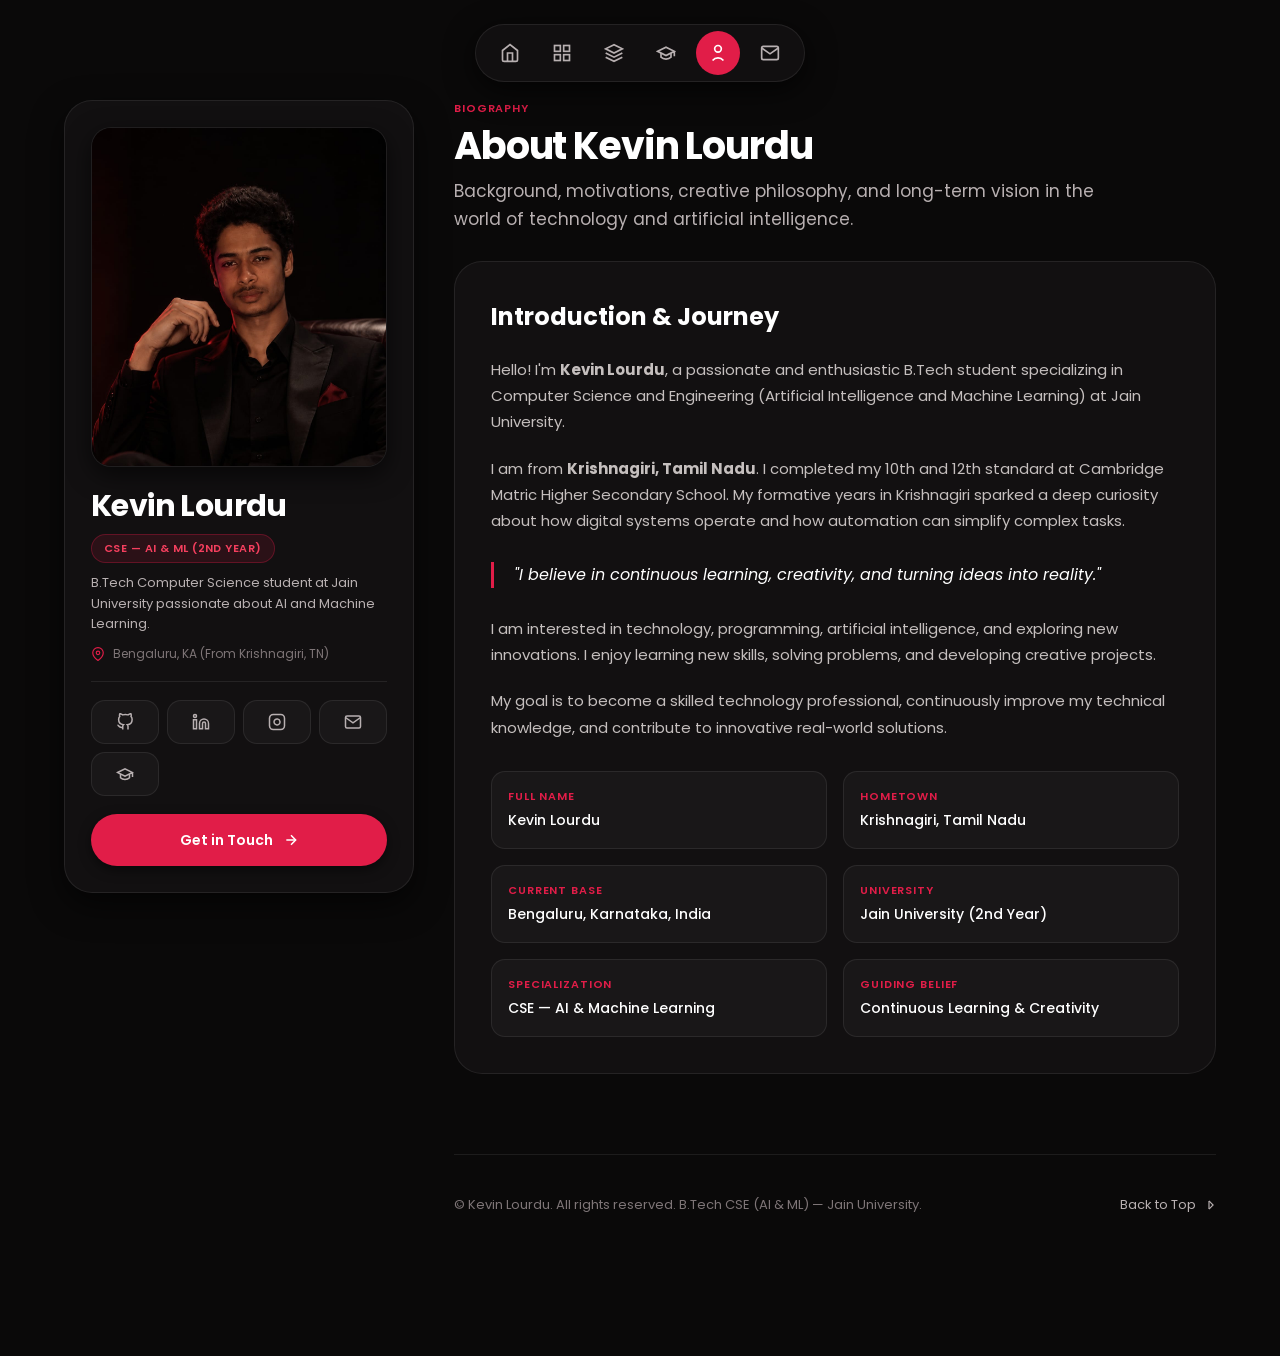
<file: about.html>
<!DOCTYPE html>
<html lang="en">
<head>
  <meta charset="UTF-8">
  <meta name="viewport" content="width=device-width, initial-scale=1.0">
  <title>About Me — Kevin Lourdu</title>
  <link rel="stylesheet" href="styles.css">
  <link rel="icon" type="image/svg+xml" href="data:image/svg+xml,<svg xmlns='http://www.w3.org/2000/svg' viewBox='0 0 24 24' fill='%23e11d48'><circle cx='12' cy='12' r='10'/></svg>">
</head>
<body>

  <!-- Floating Navigation -->
  <header class="floating-nav-container">
    <nav class="floating-nav" aria-label="Main Navigation">
      <a href="index.html#home" class="nav-item" aria-label="Home">
        <svg viewBox="0 0 24 24"><path d="M3 9l9-7 9 7v11a2 2 0 0 1-2 2H5a2 2 0 0 1-2-2z"></path><polyline points="9 22 9 12 15 12 15 22"></polyline></svg>
        <span class="nav-tooltip">Home</span>
      </a>
      <a href="projects.html" class="nav-item" aria-label="Projects">
        <svg viewBox="0 0 24 24"><rect x="3" y="3" width="7" height="7"></rect><rect x="14" y="3" width="7" height="7"></rect><rect x="14" y="14" width="7" height="7"></rect><rect x="3" y="14" width="7" height="7"></rect></svg>
        <span class="nav-tooltip">Projects</span>
      </a>
      <a href="skills.html" class="nav-item" aria-label="Skills &amp; Stack">
        <svg viewBox="0 0 24 24"><polygon points="12 2 2 7 12 12 22 7 12 2"></polygon><polyline points="2 17 12 22 22 17"></polyline><polyline points="2 12 12 17 22 12"></polyline></svg>
        <span class="nav-tooltip">Skills</span>
      </a>
      <a href="education.html" class="nav-item" aria-label="Education">
        <svg viewBox="0 0 24 24"><path d="M22 10v6M2 10l10-5 10 5-10 5z"></path><path d="M6 12v5c3 3 9 3 12 0v-5"></path></svg>
        <span class="nav-tooltip">Education</span>
      </a>
      <a href="about.html" class="nav-item active" aria-label="About Me">
        <svg viewBox="0 0 24 24"><circle cx="12" cy="7" r="4"></circle><path d="M5.5 21a8.38 8.38 0 0 1 13 0"></path></svg>
        <span class="nav-tooltip">About</span>
      </a>
      <a href="contact.html" class="nav-item" aria-label="Contact">
        <svg viewBox="0 0 24 24"><path d="M4 4h16c1.1 0 2 .9 2 2v12c0 1.1-.9 2-2 2H4c-1.1 0-2-.9-2-2V6c0-1.1.9-2 2-2z"></path><polyline points="22,6 12,13 2,6"></polyline></svg>
        <span class="nav-tooltip">Contact</span>
      </a>
    </nav>
  </header>

  <div class="master-wrapper">
    <!-- Sidebar -->
    <aside class="sidebar-sticky">
      <div class="profile-card tilt-card">
        <div class="profile-avatar-wrapper">
          <img src="kevin-portrait.jpg" alt="Kevin Lourdu" class="profile-avatar-img">
        </div>
        <div class="profile-info">
          <h2 class="profile-name">Kevin Lourdu</h2>
          <span class="profile-badge">CSE — AI &amp; ML (2nd Year)</span>
          <p class="profile-tagline">B.Tech Computer Science student at Jain University passionate about AI and Machine Learning.</p>
          <div class="profile-location">
            <svg viewBox="0 0 24 24" fill="none" stroke-width="2" style="width: 14px; height: 14px; stroke: var(--accent-crimson);"><path d="M21 10c0 7-9 13-9 13s-9-6-9-13a9 9 0 0 1 18 0z"></path><circle cx="12" cy="10" r="3"></circle></svg>
            <span>Bengaluru, KA (From Krishnagiri, TN)</span>
          </div>
        </div>
        <div class="social-pills-row">
          <a href="https://github.com/KEVINLOURDU" target="_blank" rel="noopener" class="social-link-btn" aria-label="GitHub">
            <svg viewBox="0 0 24 24" fill="none" stroke="currentColor" stroke-width="2"><path d="M9 19c-5 1.5-5-2.5-7-3m14 6v-3.87a3.37 3.37 0 0 0-.94-2.61c3.14-.35 6.44-1.54 6.44-7A5.44 5.44 0 0 0 20 4.77 5.07 5.07 0 0 0 19.91 1S18.73.65 16 2.48a13.38 13.38 0 0 0-7 0C6.27.65 5.09 1 5.09 1A5.07 5.07 0 0 0 5 4.77a5.44 5.44 0 0 0-1.5 3.78c0 5.42 3.3 6.61 6.44 7A3.37 3.37 0 0 0 9 18.13V22"></path></svg>
          </a>
          <a href="https://www.linkedin.com/in/kevin-lourdu-a-3013b038b?utm_source=share_via&utm_content=profile&utm_medium=member_android" target="_blank" rel="noopener" class="social-link-btn" aria-label="LinkedIn">
            <svg viewBox="0 0 24 24" fill="none" stroke="currentColor" stroke-width="2"><path d="M16 8a6 6 0 0 1 6 6v7h-4v-7a2 2 0 0 0-2-2 2 2 0 0 0-2 2v7h-4v-7a6 6 0 0 1 6-6z"></path><rect x="2" y="9" width="4" height="12"></rect><circle cx="4" cy="4" r="2"></circle></svg>
          </a>
          <a href="https://www.instagram.com/_kev.shadowluxe_/?utm_source=ig_web_button_share_sheet" target="_blank" rel="noopener" class="social-link-btn" aria-label="Instagram">
            <svg viewBox="0 0 24 24" fill="none" stroke="currentColor" stroke-width="2"><rect x="2" y="2" width="20" height="20" rx="5" ry="5"></rect><path d="M16 11.37A4 4 0 1 1 12.63 8 4 4 0 0 1 16 11.37z"></path><line x1="17.5" y1="6.5" x2="17.51" y2="6.5"></line></svg>
          </a>
          <a href="mailto:kevinpansi2008@gmail.com" class="social-link-btn" aria-label="Personal Email">
            <svg viewBox="0 0 24 24" fill="none" stroke="currentColor" stroke-width="2"><path d="M4 4h16c1.1 0 2 .9 2 2v12c0 1.1-.9 2-2 2H4c-1.1 0-2-.9-2-2V6c0-1.1.9-2 2-2z"></path><polyline points="22,6 12,13 2,6"></polyline></svg>
          </a>
          <a href="mailto:juug25btech23464@jainuniversity.ac.in" class="social-link-btn" aria-label="University Email">
            <svg viewBox="0 0 24 24" fill="none" stroke="currentColor" stroke-width="2"><path d="M22 10v6M2 10l10-5 10 5-10 5z"></path><path d="M6 12v5c3 3 9 3 12 0v-5"></path></svg>
          </a>
        </div>
        <a href="index.html#contact" class="primary-cta-btn">
          <span>Get in Touch</span>
          <svg viewBox="0 0 24 24" fill="none" stroke="currentColor" stroke-width="2.2"><line x1="5" y1="12" x2="19" y2="12"></line><polyline points="12 5 19 12 12 19"></polyline></svg>
        </a>
      </div>
    </aside>

    <!-- Main Content -->
    <main class="main-content">
      <section class="section-container">
        <div class="section-title-wrapper">
          <span class="section-pill-tag">Biography</span>
          <h1 class="section-title">About Kevin Lourdu</h1>
          <p class="hero-lead-text" style="margin-top: 4px;">
            Background, motivations, creative philosophy, and long-term vision in the world of technology and artificial intelligence.
          </p>
        </div>

        <div class="about-card tilt-card">
          <h2 style="font-family: var(--font-heading); font-size: 24px; color: var(--text-white);">
            Introduction &amp; Journey
          </h2>
          <p class="about-paragraph">
            Hello! I'm <strong>Kevin Lourdu</strong>, a passionate and enthusiastic B.Tech student specializing in Computer Science and Engineering (Artificial Intelligence and Machine Learning) at Jain University.
          </p>

          <p class="about-paragraph">
            I am from <strong>Krishnagiri, Tamil Nadu</strong>. I completed my 10th and 12th standard at Cambridge Matric Higher Secondary School. My formative years in Krishnagiri sparked a deep curiosity about how digital systems operate and how automation can simplify complex tasks.
          </p>

          <blockquote class="about-quote">
            "I believe in continuous learning, creativity, and turning ideas into reality."
          </blockquote>

          <p class="about-paragraph">
            I am interested in technology, programming, artificial intelligence, and exploring new innovations. I enjoy learning new skills, solving problems, and developing creative projects.
          </p>

          <p class="about-paragraph">
            My goal is to become a skilled technology professional, continuously improve my technical knowledge, and contribute to innovative real-world solutions.
          </p>

          <div class="about-highlights-grid">
            <div class="about-highlight-box">
              <span class="about-highlight-title">Full Name</span>
              <span class="about-highlight-val">Kevin Lourdu</span>
            </div>
            <div class="about-highlight-box">
              <span class="about-highlight-title">Hometown</span>
              <span class="about-highlight-val">Krishnagiri, Tamil Nadu</span>
            </div>
            <div class="about-highlight-box">
              <span class="about-highlight-title">Current Base</span>
              <span class="about-highlight-val">Bengaluru, Karnataka, India</span>
            </div>
            <div class="about-highlight-box">
              <span class="about-highlight-title">University</span>
              <span class="about-highlight-val">Jain University (2nd Year)</span>
            </div>
            <div class="about-highlight-box">
              <span class="about-highlight-title">Specialization</span>
              <span class="about-highlight-val">CSE — AI &amp; Machine Learning</span>
            </div>
            <div class="about-highlight-box">
              <span class="about-highlight-title">Guiding Belief</span>
              <span class="about-highlight-val">Continuous Learning &amp; Creativity</span>
            </div>
          </div>
        </div>
      </section>

      <footer class="site-footer">
        <div><span>&copy; Kevin Lourdu. All rights reserved. B.Tech CSE (AI &amp; ML) — Jain University.</span></div>
        <button class="back-to-top-btn" aria-label="Scroll back to top">
          <span>Back to Top</span>
          <svg width="14" height="14" viewBox="0 0 24 24" fill="none" stroke="currentColor" stroke-width="2"><line x1="12" y1="19" x2="12" y2="5"></line><polyline points="12 5 19 12 12 19"></polyline></svg>
        </button>
      </footer>
    </main>
  </div>

  <script src="script.js"></script>
</body>
</html>
</file>
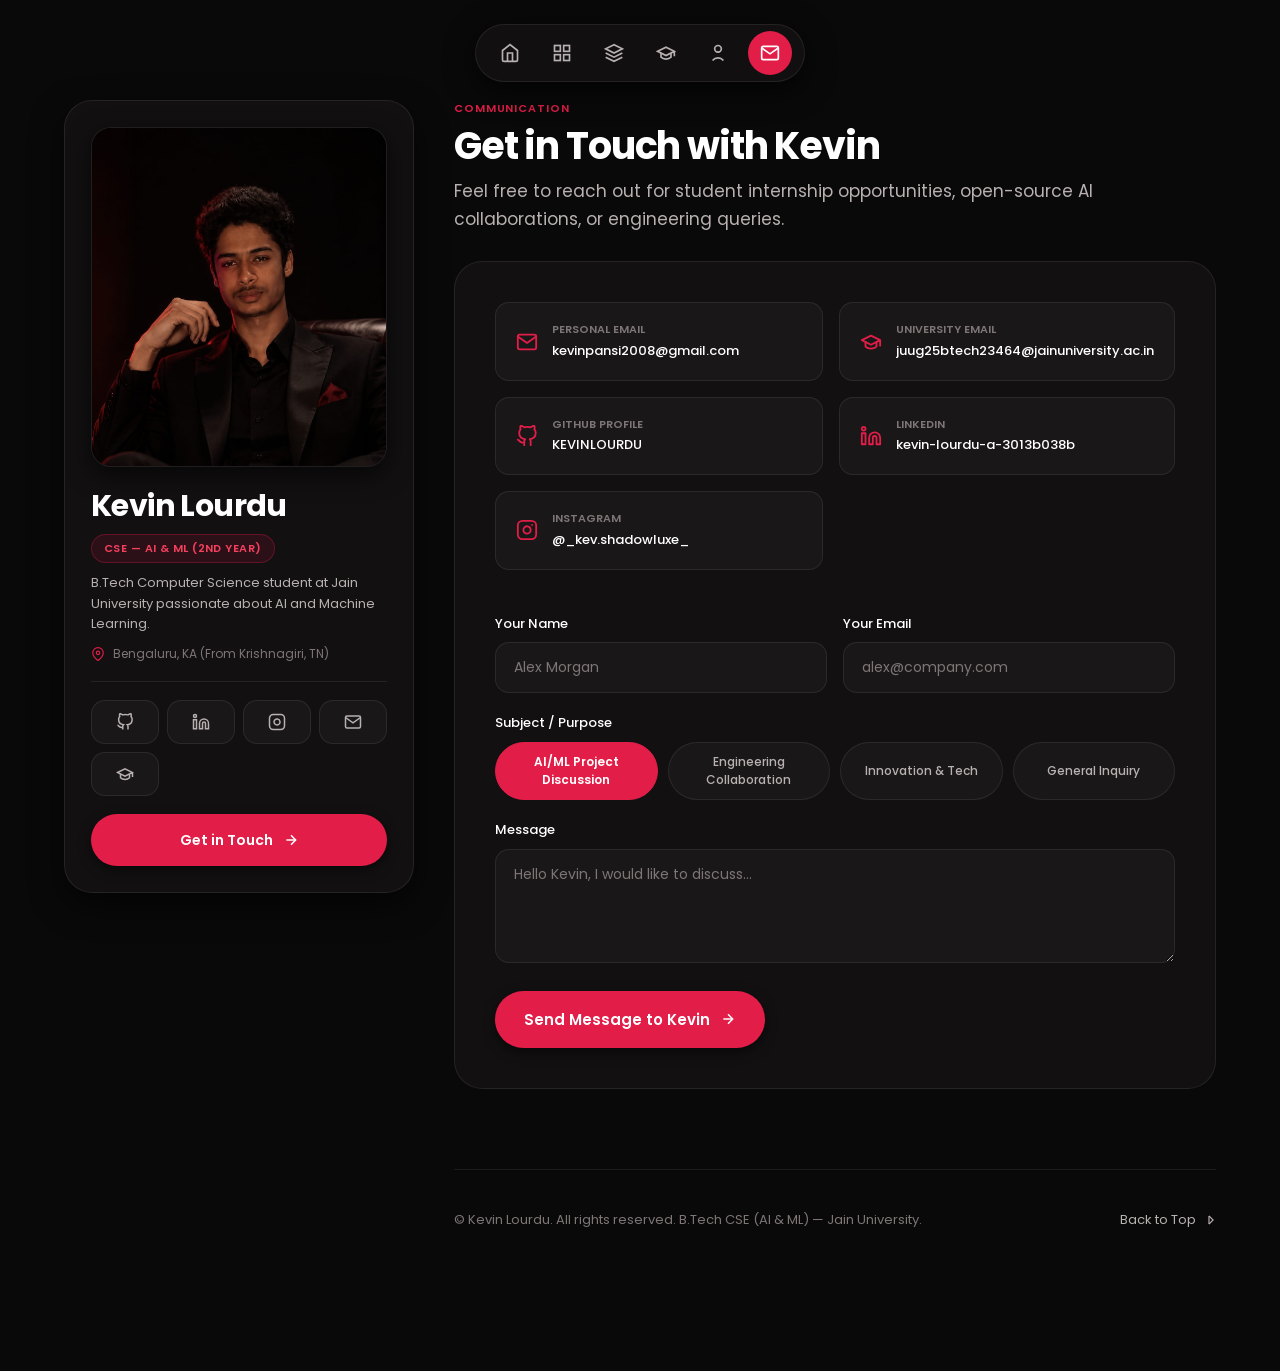
<file: contact.html>
<!DOCTYPE html>
<html lang="en">
<head>
  <meta charset="UTF-8">
  <meta name="viewport" content="width=device-width, initial-scale=1.0">
  <title>Contact — Kevin Lourdu</title>
  <link rel="stylesheet" href="styles.css">
  <link rel="icon" type="image/svg+xml" href="data:image/svg+xml,<svg xmlns='http://www.w3.org/2000/svg' viewBox='0 0 24 24' fill='%23e11d48'><circle cx='12' cy='12' r='10'/></svg>">
</head>
<body>

  <!-- Floating Navigation -->
  <header class="floating-nav-container">
    <nav class="floating-nav" aria-label="Main Navigation">
      <a href="index.html#home" class="nav-item" aria-label="Home">
        <svg viewBox="0 0 24 24"><path d="M3 9l9-7 9 7v11a2 2 0 0 1-2 2H5a2 2 0 0 1-2-2z"></path><polyline points="9 22 9 12 15 12 15 22"></polyline></svg>
        <span class="nav-tooltip">Home</span>
      </a>
      <a href="projects.html" class="nav-item" aria-label="Projects">
        <svg viewBox="0 0 24 24"><rect x="3" y="3" width="7" height="7"></rect><rect x="14" y="3" width="7" height="7"></rect><rect x="14" y="14" width="7" height="7"></rect><rect x="3" y="14" width="7" height="7"></rect></svg>
        <span class="nav-tooltip">Projects</span>
      </a>
      <a href="skills.html" class="nav-item" aria-label="Skills &amp; Stack">
        <svg viewBox="0 0 24 24"><polygon points="12 2 2 7 12 12 22 7 12 2"></polygon><polyline points="2 17 12 22 22 17"></polyline><polyline points="2 12 12 17 22 12"></polyline></svg>
        <span class="nav-tooltip">Skills</span>
      </a>
      <a href="education.html" class="nav-item" aria-label="Education">
        <svg viewBox="0 0 24 24"><path d="M22 10v6M2 10l10-5 10 5-10 5z"></path><path d="M6 12v5c3 3 9 3 12 0v-5"></path></svg>
        <span class="nav-tooltip">Education</span>
      </a>
      <a href="about.html" class="nav-item" aria-label="About Me">
        <svg viewBox="0 0 24 24"><circle cx="12" cy="7" r="4"></circle><path d="M5.5 21a8.38 8.38 0 0 1 13 0"></path></svg>
        <span class="nav-tooltip">About</span>
      </a>
      <a href="contact.html" class="nav-item active" aria-label="Contact">
        <svg viewBox="0 0 24 24"><path d="M4 4h16c1.1 0 2 .9 2 2v12c0 1.1-.9 2-2 2H4c-1.1 0-2-.9-2-2V6c0-1.1.9-2 2-2z"></path><polyline points="22,6 12,13 2,6"></polyline></svg>
        <span class="nav-tooltip">Contact</span>
      </a>
    </nav>
  </header>

  <div class="master-wrapper">
    <!-- Sidebar -->
    <aside class="sidebar-sticky">
      <div class="profile-card tilt-card">
        <div class="profile-avatar-wrapper">
          <img src="kevin-portrait.jpg" alt="Kevin Lourdu" class="profile-avatar-img">
        </div>
        <div class="profile-info">
          <h2 class="profile-name">Kevin Lourdu</h2>
          <span class="profile-badge">CSE — AI &amp; ML (2nd Year)</span>
          <p class="profile-tagline">B.Tech Computer Science student at Jain University passionate about AI and Machine Learning.</p>
          <div class="profile-location">
            <svg viewBox="0 0 24 24" fill="none" stroke-width="2" style="width: 14px; height: 14px; stroke: var(--accent-crimson);"><path d="M21 10c0 7-9 13-9 13s-9-6-9-13a9 9 0 0 1 18 0z"></path><circle cx="12" cy="10" r="3"></circle></svg>
            <span>Bengaluru, KA (From Krishnagiri, TN)</span>
          </div>
        </div>
        <div class="social-pills-row">
          <a href="https://github.com/KEVINLOURDU" target="_blank" rel="noopener" class="social-link-btn" aria-label="GitHub">
            <svg viewBox="0 0 24 24" fill="none" stroke="currentColor" stroke-width="2"><path d="M9 19c-5 1.5-5-2.5-7-3m14 6v-3.87a3.37 3.37 0 0 0-.94-2.61c3.14-.35 6.44-1.54 6.44-7A5.44 5.44 0 0 0 20 4.77 5.07 5.07 0 0 0 19.91 1S18.73.65 16 2.48a13.38 13.38 0 0 0-7 0C6.27.65 5.09 1 5.09 1A5.07 5.07 0 0 0 5 4.77a5.44 5.44 0 0 0-1.5 3.78c0 5.42 3.3 6.61 6.44 7A3.37 3.37 0 0 0 9 18.13V22"></path></svg>
          </a>
          <a href="https://www.linkedin.com/in/kevin-lourdu-a-3013b038b?utm_source=share_via&utm_content=profile&utm_medium=member_android" target="_blank" rel="noopener" class="social-link-btn" aria-label="LinkedIn">
            <svg viewBox="0 0 24 24" fill="none" stroke="currentColor" stroke-width="2"><path d="M16 8a6 6 0 0 1 6 6v7h-4v-7a2 2 0 0 0-2-2 2 2 0 0 0-2 2v7h-4v-7a6 6 0 0 1 6-6z"></path><rect x="2" y="9" width="4" height="12"></rect><circle cx="4" cy="4" r="2"></circle></svg>
          </a>
          <a href="https://www.instagram.com/_kev.shadowluxe_/?utm_source=ig_web_button_share_sheet" target="_blank" rel="noopener" class="social-link-btn" aria-label="Instagram">
            <svg viewBox="0 0 24 24" fill="none" stroke="currentColor" stroke-width="2"><rect x="2" y="2" width="20" height="20" rx="5" ry="5"></rect><path d="M16 11.37A4 4 0 1 1 12.63 8 4 4 0 0 1 16 11.37z"></path><line x1="17.5" y1="6.5" x2="17.51" y2="6.5"></line></svg>
          </a>
          <a href="mailto:kevinpansi2008@gmail.com" class="social-link-btn" aria-label="Personal Email">
            <svg viewBox="0 0 24 24" fill="none" stroke="currentColor" stroke-width="2"><path d="M4 4h16c1.1 0 2 .9 2 2v12c0 1.1-.9 2-2 2H4c-1.1 0-2-.9-2-2V6c0-1.1.9-2 2-2z"></path><polyline points="22,6 12,13 2,6"></polyline></svg>
          </a>
          <a href="mailto:juug25btech23464@jainuniversity.ac.in" class="social-link-btn" aria-label="University Email">
            <svg viewBox="0 0 24 24" fill="none" stroke="currentColor" stroke-width="2"><path d="M22 10v6M2 10l10-5 10 5-10 5z"></path><path d="M6 12v5c3 3 9 3 12 0v-5"></path></svg>
          </a>
        </div>
        <a href="#direct" class="primary-cta-btn">
          <span>Get in Touch</span>
          <svg viewBox="0 0 24 24" fill="none" stroke="currentColor" stroke-width="2.2"><line x1="5" y1="12" x2="19" y2="12"></line><polyline points="12 5 19 12 12 19"></polyline></svg>
        </a>
      </div>
    </aside>

    <!-- Main Content -->
    <main class="main-content">
      <section id="direct" class="section-container">
        <div class="section-title-wrapper">
          <span class="section-pill-tag">Communication</span>
          <h1 class="section-title">Get in Touch with Kevin</h1>
          <p class="hero-lead-text" style="margin-top: 4px;">
            Feel free to reach out for student internship opportunities, open-source AI collaborations, or engineering queries.
          </p>
        </div>

        <div class="contact-card tilt-card">
          <div class="direct-connect-grid">
            <a href="mailto:kevinpansi2008@gmail.com" class="connect-box">
              <svg viewBox="0 0 24 24" fill="none" stroke-width="2" stroke-linecap="round" stroke-linejoin="round">
                <path d="M4 4h16c1.1 0 2 .9 2 2v12c0 1.1-.9 2-2 2H4c-1.1 0-2-.9-2-2V6c0-1.1.9-2 2-2z"></path>
                <polyline points="22,6 12,13 2,6"></polyline>
              </svg>
              <div class="connect-info">
                <span class="connect-label">Personal Email</span>
                <span class="connect-val">kevinpansi2008@gmail.com</span>
              </div>
            </a>

            <a href="mailto:juug25btech23464@jainuniversity.ac.in" class="connect-box">
              <svg viewBox="0 0 24 24" fill="none" stroke-width="2" stroke-linecap="round" stroke-linejoin="round">
                <path d="M22 10v6M2 10l10-5 10 5-10 5z"></path>
                <path d="M6 12v5c3 3 9 3 12 0v-5"></path>
              </svg>
              <div class="connect-info">
                <span class="connect-label">University Email</span>
                <span class="connect-val">juug25btech23464@jainuniversity.ac.in</span>
              </div>
            </a>

            <a href="https://github.com/KEVINLOURDU" target="_blank" rel="noopener" class="connect-box">
              <svg viewBox="0 0 24 24" fill="none" stroke-width="2" stroke-linecap="round" stroke-linejoin="round">
                <path d="M9 19c-5 1.5-5-2.5-7-3m14 6v-3.87a3.37 3.37 0 0 0-.94-2.61c3.14-.35 6.44-1.54 6.44-7A5.44 5.44 0 0 0 20 4.77 5.07 5.07 0 0 0 19.91 1S18.73.65 16 2.48a13.38 13.38 0 0 0-7 0C6.27.65 5.09 1 5.09 1A5.07 5.07 0 0 0 5 4.77a5.44 5.44 0 0 0-1.5 3.78c0 5.42 3.3 6.61 6.44 7A3.37 3.37 0 0 0 9 18.13V22"></path>
              </svg>
              <div class="connect-info">
                <span class="connect-label">GitHub Profile</span>
                <span class="connect-val">KEVINLOURDU</span>
              </div>
            </a>

            <a href="https://www.linkedin.com/in/kevin-lourdu-a-3013b038b?utm_source=share_via&utm_content=profile&utm_medium=member_android" target="_blank" rel="noopener" class="connect-box">
              <svg viewBox="0 0 24 24" fill="none" stroke-width="2" stroke-linecap="round" stroke-linejoin="round">
                <path d="M16 8a6 6 0 0 1 6 6v7h-4v-7a2 2 0 0 0-2-2 2 2 0 0 0-2 2v7h-4v-7a6 6 0 0 1 6-6z"></path>
                <rect x="2" y="9" width="4" height="12"></rect>
                <circle cx="4" cy="4" r="2"></circle>
              </svg>
              <div class="connect-info">
                <span class="connect-label">LinkedIn</span>
                <span class="connect-val">kevin-lourdu-a-3013b038b</span>
              </div>
            </a>

            <a href="https://www.instagram.com/_kev.shadowluxe_/?utm_source=ig_web_button_share_sheet" target="_blank" rel="noopener" class="connect-box">
              <svg viewBox="0 0 24 24" fill="none" stroke-width="2" stroke-linecap="round" stroke-linejoin="round">
                <rect x="2" y="2" width="20" height="20" rx="5" ry="5"></rect>
                <path d="M16 11.37A4 4 0 1 1 12.63 8 4 4 0 0 1 16 11.37z"></path>
                <line x1="17.5" y1="6.5" x2="17.51" y2="6.5"></line>
              </svg>
              <div class="connect-info">
                <span class="connect-label">Instagram</span>
                <span class="connect-val">@_kev.shadowluxe_</span>
              </div>
            </a>
          </div>

          <form id="kevin-contact-form" class="contact-form" style="margin-top: 12px;">
            <div class="form-row">
              <div class="form-group">
                <label class="form-label" for="user-name">Your Name</label>
                <input class="form-input" id="user-name" type="text" placeholder="Alex Morgan" required>
              </div>
              <div class="form-group">
                <label class="form-label" for="user-email">Your Email</label>
                <input class="form-input" id="user-email" type="email" placeholder="alex@company.com" required>
              </div>
            </div>

            <div class="form-group">
              <label class="form-label">Subject / Purpose</label>
              <input type="hidden" id="selected-subject" value="AI/ML Project Discussion">
              <div class="subject-pills-selector">
                <button type="button" class="subject-btn selected" data-value="AI/ML Project Discussion">AI/ML Project Discussion</button>
                <button type="button" class="subject-btn" data-value="Engineering Collaboration">Engineering Collaboration</button>
                <button type="button" class="subject-btn" data-value="Innovation &amp; Tech">Innovation &amp; Tech</button>
                <button type="button" class="subject-btn" data-value="General Inquiry">General Inquiry</button>
              </div>
            </div>

            <div class="form-group">
              <label class="form-label" for="user-message">Message</label>
              <textarea class="form-textarea" id="user-message" rows="4" placeholder="Hello Kevin, I would like to discuss..." required></textarea>
            </div>

            <button type="submit" class="submit-btn">
              <span>Send Message to Kevin</span>
              <svg width="16" height="16" viewBox="0 0 24 24" fill="none" stroke="currentColor" stroke-width="2.2">
                <line x1="5" y1="12" x2="19" y2="12"></line>
                <polyline points="12 5 19 12 12 19"></polyline>
              </svg>
            </button>

            <div id="form-success-toast" class="form-toast">
              <svg width="18" height="18" viewBox="0 0 24 24" fill="none" stroke="currentColor" stroke-width="2">
                <path d="M22 11.08V12a10 10 0 1 1-5.93-9.14"></path>
                <polyline points="22 4 12 14.01 9 11.01"></polyline>
              </svg>
              <span>Thank you! Your message has been sent to Kevin Lourdu.</span>
            </div>
          </form>
        </div>
      </section>

      <footer class="site-footer">
        <div><span>&copy; Kevin Lourdu. All rights reserved. B.Tech CSE (AI &amp; ML) — Jain University.</span></div>
        <button class="back-to-top-btn" aria-label="Scroll back to top">
          <span>Back to Top</span>
          <svg width="14" height="14" viewBox="0 0 24 24" fill="none" stroke="currentColor" stroke-width="2"><line x1="12" y1="19" x2="12" y2="5"></line><polyline points="12 5 19 12 12 19"></polyline></svg>
        </button>
      </footer>
    </main>
  </div>

  <script src="script.js"></script>
</body>
</html>
</file>
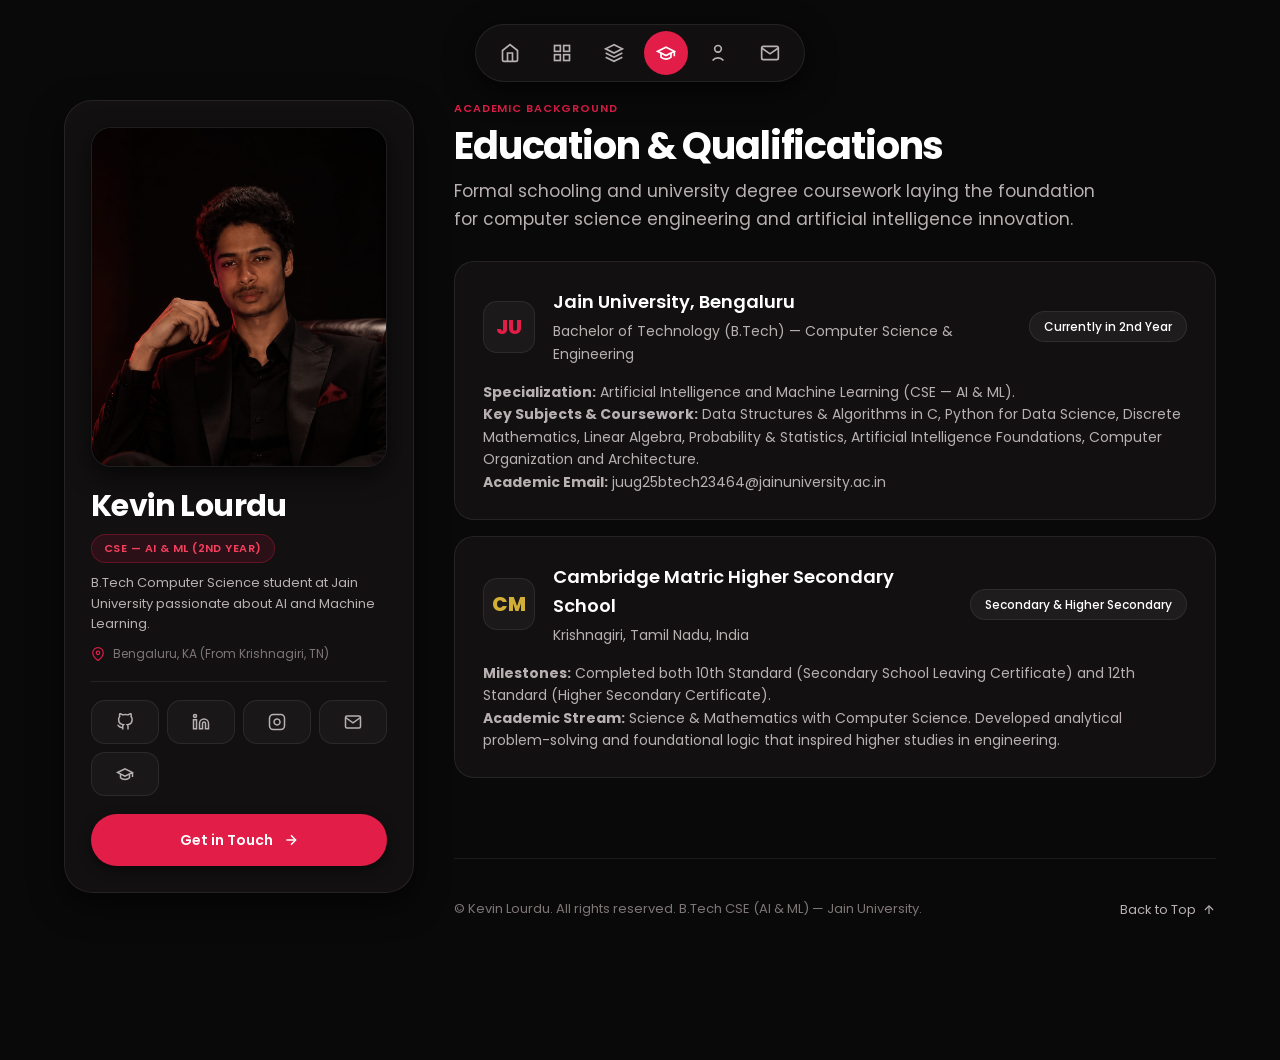
<file: education.html>
<!DOCTYPE html>
<html lang="en">
<head>
  <meta charset="UTF-8">
  <meta name="viewport" content="width=device-width, initial-scale=1.0">
  <title>Education — Kevin Lourdu</title>
  <link rel="stylesheet" href="styles.css">
  <link rel="icon" type="image/svg+xml" href="data:image/svg+xml,<svg xmlns='http://www.w3.org/2000/svg' viewBox='0 0 24 24' fill='%23e11d48'><circle cx='12' cy='12' r='10'/></svg>">
</head>
<body>

  <!-- Floating Navigation -->
  <header class="floating-nav-container">
    <nav class="floating-nav" aria-label="Main Navigation">
      <a href="index.html#home" class="nav-item" aria-label="Home">
        <svg viewBox="0 0 24 24"><path d="M3 9l9-7 9 7v11a2 2 0 0 1-2 2H5a2 2 0 0 1-2-2z"></path><polyline points="9 22 9 12 15 12 15 22"></polyline></svg>
        <span class="nav-tooltip">Home</span>
      </a>
      <a href="projects.html" class="nav-item" aria-label="Projects">
        <svg viewBox="0 0 24 24"><rect x="3" y="3" width="7" height="7"></rect><rect x="14" y="3" width="7" height="7"></rect><rect x="14" y="14" width="7" height="7"></rect><rect x="3" y="14" width="7" height="7"></rect></svg>
        <span class="nav-tooltip">Projects</span>
      </a>
      <a href="skills.html" class="nav-item" aria-label="Skills &amp; Stack">
        <svg viewBox="0 0 24 24"><polygon points="12 2 2 7 12 12 22 7 12 2"></polygon><polyline points="2 17 12 22 22 17"></polyline><polyline points="2 12 12 17 22 12"></polyline></svg>
        <span class="nav-tooltip">Skills</span>
      </a>
      <a href="education.html" class="nav-item active" aria-label="Education">
        <svg viewBox="0 0 24 24"><path d="M22 10v6M2 10l10-5 10 5-10 5z"></path><path d="M6 12v5c3 3 9 3 12 0v-5"></path></svg>
        <span class="nav-tooltip">Education</span>
      </a>
      <a href="about.html" class="nav-item" aria-label="About Me">
        <svg viewBox="0 0 24 24"><circle cx="12" cy="7" r="4"></circle><path d="M5.5 21a8.38 8.38 0 0 1 13 0"></path></svg>
        <span class="nav-tooltip">About</span>
      </a>
      <a href="contact.html" class="nav-item" aria-label="Contact">
        <svg viewBox="0 0 24 24"><path d="M4 4h16c1.1 0 2 .9 2 2v12c0 1.1-.9 2-2 2H4c-1.1 0-2-.9-2-2V6c0-1.1.9-2 2-2z"></path><polyline points="22,6 12,13 2,6"></polyline></svg>
        <span class="nav-tooltip">Contact</span>
      </a>
    </nav>
  </header>

  <div class="master-wrapper">
    <!-- Sidebar -->
    <aside class="sidebar-sticky">
      <div class="profile-card tilt-card">
        <div class="profile-avatar-wrapper">
          <img src="kevin-portrait.jpg" alt="Kevin Lourdu" class="profile-avatar-img">
        </div>
        <div class="profile-info">
          <h2 class="profile-name">Kevin Lourdu</h2>
          <span class="profile-badge">CSE — AI &amp; ML (2nd Year)</span>
          <p class="profile-tagline">B.Tech Computer Science student at Jain University passionate about AI and Machine Learning.</p>
          <div class="profile-location">
            <svg viewBox="0 0 24 24" fill="none" stroke-width="2" style="width: 14px; height: 14px; stroke: var(--accent-crimson);"><path d="M21 10c0 7-9 13-9 13s-9-6-9-13a9 9 0 0 1 18 0z"></path><circle cx="12" cy="10" r="3"></circle></svg>
            <span>Bengaluru, KA (From Krishnagiri, TN)</span>
          </div>
        </div>
        <div class="social-pills-row">
          <a href="https://github.com/KEVINLOURDU" target="_blank" rel="noopener" class="social-link-btn" aria-label="GitHub">
            <svg viewBox="0 0 24 24" fill="none" stroke="currentColor" stroke-width="2"><path d="M9 19c-5 1.5-5-2.5-7-3m14 6v-3.87a3.37 3.37 0 0 0-.94-2.61c3.14-.35 6.44-1.54 6.44-7A5.44 5.44 0 0 0 20 4.77 5.07 5.07 0 0 0 19.91 1S18.73.65 16 2.48a13.38 13.38 0 0 0-7 0C6.27.65 5.09 1 5.09 1A5.07 5.07 0 0 0 5 4.77a5.44 5.44 0 0 0-1.5 3.78c0 5.42 3.3 6.61 6.44 7A3.37 3.37 0 0 0 9 18.13V22"></path></svg>
          </a>
          <a href="https://www.linkedin.com/in/kevin-lourdu-a-3013b038b?utm_source=share_via&utm_content=profile&utm_medium=member_android" target="_blank" rel="noopener" class="social-link-btn" aria-label="LinkedIn">
            <svg viewBox="0 0 24 24" fill="none" stroke="currentColor" stroke-width="2"><path d="M16 8a6 6 0 0 1 6 6v7h-4v-7a2 2 0 0 0-2-2 2 2 0 0 0-2 2v7h-4v-7a6 6 0 0 1 6-6z"></path><rect x="2" y="9" width="4" height="12"></rect><circle cx="4" cy="4" r="2"></circle></svg>
          </a>
          <a href="https://www.instagram.com/_kev.shadowluxe_/?utm_source=ig_web_button_share_sheet" target="_blank" rel="noopener" class="social-link-btn" aria-label="Instagram">
            <svg viewBox="0 0 24 24" fill="none" stroke="currentColor" stroke-width="2"><rect x="2" y="2" width="20" height="20" rx="5" ry="5"></rect><path d="M16 11.37A4 4 0 1 1 12.63 8 4 4 0 0 1 16 11.37z"></path><line x1="17.5" y1="6.5" x2="17.51" y2="6.5"></line></svg>
          </a>
          <a href="mailto:kevinpansi2008@gmail.com" class="social-link-btn" aria-label="Personal Email">
            <svg viewBox="0 0 24 24" fill="none" stroke="currentColor" stroke-width="2"><path d="M4 4h16c1.1 0 2 .9 2 2v12c0 1.1-.9 2-2 2H4c-1.1 0-2-.9-2-2V6c0-1.1.9-2 2-2z"></path><polyline points="22,6 12,13 2,6"></polyline></svg>
          </a>
          <a href="mailto:juug25btech23464@jainuniversity.ac.in" class="social-link-btn" aria-label="University Email">
            <svg viewBox="0 0 24 24" fill="none" stroke="currentColor" stroke-width="2"><path d="M22 10v6M2 10l10-5 10 5-10 5z"></path><path d="M6 12v5c3 3 9 3 12 0v-5"></path></svg>
          </a>
        </div>
        <a href="index.html#contact" class="primary-cta-btn">
          <span>Get in Touch</span>
          <svg viewBox="0 0 24 24" fill="none" stroke="currentColor" stroke-width="2.2"><line x1="5" y1="12" x2="19" y2="12"></line><polyline points="12 5 19 12 12 19"></polyline></svg>
        </a>
      </div>
    </aside>

    <!-- Main Content -->
    <main class="main-content">
      <section class="section-container">
        <div class="section-title-wrapper">
          <span class="section-pill-tag">Academic Background</span>
          <h1 class="section-title">Education &amp; Qualifications</h1>
          <p class="hero-lead-text" style="margin-top: 4px;">
            Formal schooling and university degree coursework laying the foundation for computer science engineering and artificial intelligence innovation.
          </p>
        </div>

        <div class="education-list">
          <div class="education-item tilt-card" style="gap: 16px;">
            <div class="edu-header-row">
              <div class="edu-left-col">
                <div class="edu-icon-logo">JU</div>
                <div class="edu-info">
                  <h2 class="edu-degree">Jain University, Bengaluru</h2>
                  <p class="edu-institution">Bachelor of Technology (B.Tech) — Computer Science &amp; Engineering</p>
                </div>
              </div>
              <span class="edu-date-pill">Currently in 2nd Year</span>
            </div>
            <p class="project-desc">
              <strong>Specialization:</strong> Artificial Intelligence and Machine Learning (CSE — AI &amp; ML).<br>
              <strong>Key Subjects &amp; Coursework:</strong> Data Structures &amp; Algorithms in C, Python for Data Science, Discrete Mathematics, Linear Algebra, Probability &amp; Statistics, Artificial Intelligence Foundations, Computer Organization and Architecture.<br>
              <strong>Academic Email:</strong> juug25btech23464@jainuniversity.ac.in
            </p>
          </div>

          <div class="education-item tilt-card" style="gap: 16px;">
            <div class="edu-header-row">
              <div class="edu-left-col">
                <div class="edu-icon-logo" style="color: var(--accent-gold);">CM</div>
                <div class="edu-info">
                  <h2 class="edu-degree">Cambridge Matric Higher Secondary School</h2>
                  <p class="edu-institution">Krishnagiri, Tamil Nadu, India</p>
                </div>
              </div>
              <span class="edu-date-pill">Secondary &amp; Higher Secondary</span>
            </div>
            <p class="project-desc">
              <strong>Milestones:</strong> Completed both 10th Standard (Secondary School Leaving Certificate) and 12th Standard (Higher Secondary Certificate).<br>
              <strong>Academic Stream:</strong> Science &amp; Mathematics with Computer Science. Developed analytical problem-solving and foundational logic that inspired higher studies in engineering.
            </p>
          </div>
        </div>
      </section>

      <footer class="site-footer">
        <div><span>&copy; Kevin Lourdu. All rights reserved. B.Tech CSE (AI &amp; ML) — Jain University.</span></div>
        <button class="back-to-top-btn" aria-label="Scroll back to top">
          <span>Back to Top</span>
          <svg width="14" height="14" viewBox="0 0 24 24" fill="none" stroke="currentColor" stroke-width="2"><line x1="12" y1="19" x2="12" y2="5"></line><polyline points="5 12 12 5 19 12"></polyline></svg>
        </button>
      </footer>
    </main>
  </div>

  <script src="script.js"></script>
</body>
</html>
</file>
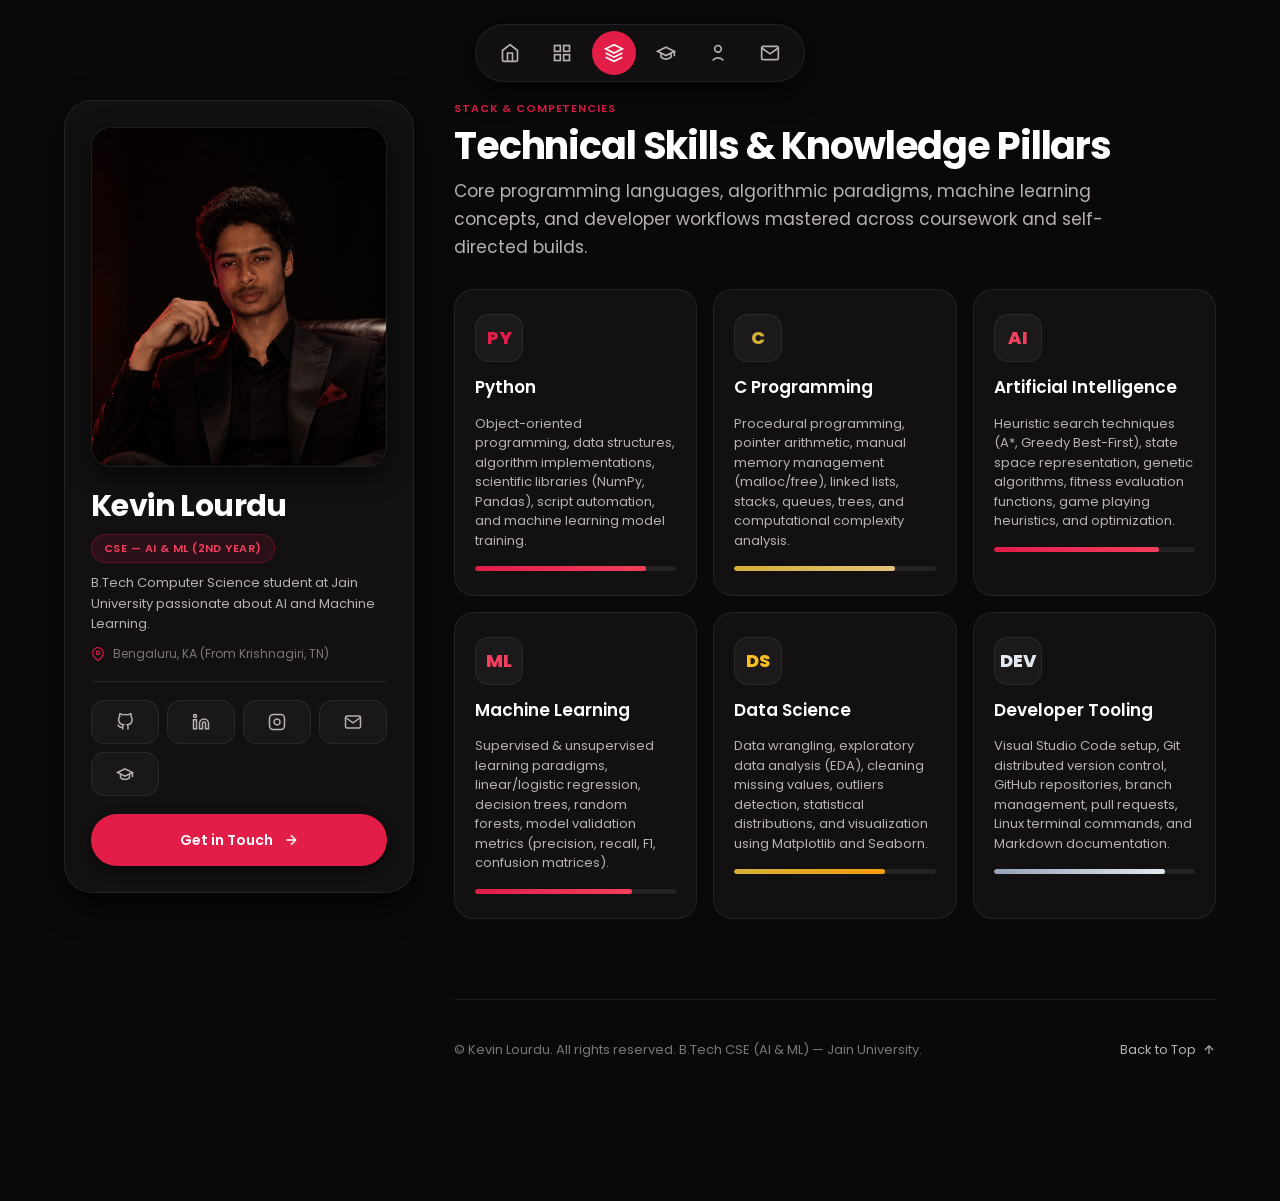
<file: skills.html>
<!DOCTYPE html>
<html lang="en">
<head>
  <meta charset="UTF-8">
  <meta name="viewport" content="width=device-width, initial-scale=1.0">
  <title>Technical Skills — Kevin Lourdu</title>
  <link rel="stylesheet" href="styles.css">
  <link rel="icon" type="image/svg+xml" href="data:image/svg+xml,<svg xmlns='http://www.w3.org/2000/svg' viewBox='0 0 24 24' fill='%23e11d48'><circle cx='12' cy='12' r='10'/></svg>">
</head>
<body>

  <!-- Floating Navigation -->
  <header class="floating-nav-container">
    <nav class="floating-nav" aria-label="Main Navigation">
      <a href="index.html#home" class="nav-item" aria-label="Home">
        <svg viewBox="0 0 24 24"><path d="M3 9l9-7 9 7v11a2 2 0 0 1-2 2H5a2 2 0 0 1-2-2z"></path><polyline points="9 22 9 12 15 12 15 22"></polyline></svg>
        <span class="nav-tooltip">Home</span>
      </a>
      <a href="projects.html" class="nav-item" aria-label="Projects">
        <svg viewBox="0 0 24 24"><rect x="3" y="3" width="7" height="7"></rect><rect x="14" y="3" width="7" height="7"></rect><rect x="14" y="14" width="7" height="7"></rect><rect x="3" y="14" width="7" height="7"></rect></svg>
        <span class="nav-tooltip">Projects</span>
      </a>
      <a href="skills.html" class="nav-item active" aria-label="Skills &amp; Stack">
        <svg viewBox="0 0 24 24"><polygon points="12 2 2 7 12 12 22 7 12 2"></polygon><polyline points="2 17 12 22 22 17"></polyline><polyline points="2 12 12 17 22 12"></polyline></svg>
        <span class="nav-tooltip">Skills</span>
      </a>
      <a href="education.html" class="nav-item" aria-label="Education">
        <svg viewBox="0 0 24 24"><path d="M22 10v6M2 10l10-5 10 5-10 5z"></path><path d="M6 12v5c3 3 9 3 12 0v-5"></path></svg>
        <span class="nav-tooltip">Education</span>
      </a>
      <a href="about.html" class="nav-item" aria-label="About Me">
        <svg viewBox="0 0 24 24"><circle cx="12" cy="7" r="4"></circle><path d="M5.5 21a8.38 8.38 0 0 1 13 0"></path></svg>
        <span class="nav-tooltip">About</span>
      </a>
      <a href="contact.html" class="nav-item" aria-label="Contact">
        <svg viewBox="0 0 24 24"><path d="M4 4h16c1.1 0 2 .9 2 2v12c0 1.1-.9 2-2 2H4c-1.1 0-2-.9-2-2V6c0-1.1.9-2 2-2z"></path><polyline points="22,6 12,13 2,6"></polyline></svg>
        <span class="nav-tooltip">Contact</span>
      </a>
    </nav>
  </header>

  <div class="master-wrapper">
    <!-- Sidebar -->
    <aside class="sidebar-sticky">
      <div class="profile-card tilt-card">
        <div class="profile-avatar-wrapper">
          <img src="kevin-portrait.jpg" alt="Kevin Lourdu" class="profile-avatar-img">
        </div>
        <div class="profile-info">
          <h2 class="profile-name">Kevin Lourdu</h2>
          <span class="profile-badge">CSE — AI &amp; ML (2nd Year)</span>
          <p class="profile-tagline">B.Tech Computer Science student at Jain University passionate about AI and Machine Learning.</p>
          <div class="profile-location">
            <svg viewBox="0 0 24 24" fill="none" stroke-width="2" style="width: 14px; height: 14px; stroke: var(--accent-crimson);"><path d="M21 10c0 7-9 13-9 13s-9-6-9-13a9 9 0 0 1 18 0z"></path><circle cx="12" cy="10" r="3"></circle></svg>
            <span>Bengaluru, KA (From Krishnagiri, TN)</span>
          </div>
        </div>
        <div class="social-pills-row">
          <a href="https://github.com/KEVINLOURDU" target="_blank" rel="noopener" class="social-link-btn" aria-label="GitHub">
            <svg viewBox="0 0 24 24" fill="none" stroke="currentColor" stroke-width="2"><path d="M9 19c-5 1.5-5-2.5-7-3m14 6v-3.87a3.37 3.37 0 0 0-.94-2.61c3.14-.35 6.44-1.54 6.44-7A5.44 5.44 0 0 0 20 4.77 5.07 5.07 0 0 0 19.91 1S18.73.65 16 2.48a13.38 13.38 0 0 0-7 0C6.27.65 5.09 1 5.09 1A5.07 5.07 0 0 0 5 4.77a5.44 5.44 0 0 0-1.5 3.78c0 5.42 3.3 6.61 6.44 7A3.37 3.37 0 0 0 9 18.13V22"></path></svg>
          </a>
          <a href="https://www.linkedin.com/in/kevin-lourdu-a-3013b038b?utm_source=share_via&utm_content=profile&utm_medium=member_android" target="_blank" rel="noopener" class="social-link-btn" aria-label="LinkedIn">
            <svg viewBox="0 0 24 24" fill="none" stroke="currentColor" stroke-width="2"><path d="M16 8a6 6 0 0 1 6 6v7h-4v-7a2 2 0 0 0-2-2 2 2 0 0 0-2 2v7h-4v-7a6 6 0 0 1 6-6z"></path><rect x="2" y="9" width="4" height="12"></rect><circle cx="4" cy="4" r="2"></circle></svg>
          </a>
          <a href="https://www.instagram.com/_kev.shadowluxe_/?utm_source=ig_web_button_share_sheet" target="_blank" rel="noopener" class="social-link-btn" aria-label="Instagram">
            <svg viewBox="0 0 24 24" fill="none" stroke="currentColor" stroke-width="2"><rect x="2" y="2" width="20" height="20" rx="5" ry="5"></rect><path d="M16 11.37A4 4 0 1 1 12.63 8 4 4 0 0 1 16 11.37z"></path><line x1="17.5" y1="6.5" x2="17.51" y2="6.5"></line></svg>
          </a>
          <a href="mailto:kevinpansi2008@gmail.com" class="social-link-btn" aria-label="Personal Email">
            <svg viewBox="0 0 24 24" fill="none" stroke="currentColor" stroke-width="2"><path d="M4 4h16c1.1 0 2 .9 2 2v12c0 1.1-.9 2-2 2H4c-1.1 0-2-.9-2-2V6c0-1.1.9-2 2-2z"></path><polyline points="22,6 12,13 2,6"></polyline></svg>
          </a>
          <a href="mailto:juug25btech23464@jainuniversity.ac.in" class="social-link-btn" aria-label="University Email">
            <svg viewBox="0 0 24 24" fill="none" stroke="currentColor" stroke-width="2"><path d="M22 10v6M2 10l10-5 10 5-10 5z"></path><path d="M6 12v5c3 3 9 3 12 0v-5"></path></svg>
          </a>
        </div>
        <a href="index.html#contact" class="primary-cta-btn">
          <span>Get in Touch</span>
          <svg viewBox="0 0 24 24" fill="none" stroke="currentColor" stroke-width="2.2"><line x1="5" y1="12" x2="19" y2="12"></line><polyline points="12 5 19 12 12 19"></polyline></svg>
        </a>
      </div>
    </aside>

    <!-- Main Content -->
    <main class="main-content">
      <section class="section-container">
        <div class="section-title-wrapper">
          <span class="section-pill-tag">Stack &amp; Competencies</span>
          <h1 class="section-title">Technical Skills &amp; Knowledge Pillars</h1>
          <p class="hero-lead-text" style="margin-top: 4px;">
            Core programming languages, algorithmic paradigms, machine learning concepts, and developer workflows mastered across coursework and self-directed builds.
          </p>
        </div>

        <div class="skills-grid">
          <div class="skill-card tilt-card">
            <div class="skill-icon-badge">PY</div>
            <h2 class="skill-title">Python</h2>
            <p class="skill-desc">
              Object-oriented programming, data structures, algorithm implementations, scientific libraries (NumPy, Pandas), script automation, and machine learning model training.
            </p>
            <div class="skill-level-bar"><div class="skill-level-fill" style="width: 85%;"></div></div>
          </div>

          <div class="skill-card tilt-card">
            <div class="skill-icon-badge">C</div>
            <h2 class="skill-title">C Programming</h2>
            <p class="skill-desc">
              Procedural programming, pointer arithmetic, manual memory management (malloc/free), linked lists, stacks, queues, trees, and computational complexity analysis.
            </p>
            <div class="skill-level-bar"><div class="skill-level-fill" style="width: 80%; background: linear-gradient(90deg, #d4af37, #e5c07b);"></div></div>
          </div>

          <div class="skill-card tilt-card">
            <div class="skill-icon-badge">AI</div>
            <h2 class="skill-title">Artificial Intelligence</h2>
            <p class="skill-desc">
              Heuristic search techniques (A*, Greedy Best-First), state space representation, genetic algorithms, fitness evaluation functions, game playing heuristics, and optimization.
            </p>
            <div class="skill-level-bar"><div class="skill-level-fill" style="width: 82%;"></div></div>
          </div>

          <div class="skill-card tilt-card">
            <div class="skill-icon-badge">ML</div>
            <h2 class="skill-title">Machine Learning</h2>
            <p class="skill-desc">
              Supervised &amp; unsupervised learning paradigms, linear/logistic regression, decision trees, random forests, model validation metrics (precision, recall, F1, confusion matrices).
            </p>
            <div class="skill-level-bar"><div class="skill-level-fill" style="width: 78%; background: linear-gradient(90deg, #e11d48, #f43f5e);"></div></div>
          </div>

          <div class="skill-card tilt-card">
            <div class="skill-icon-badge">DS</div>
            <h2 class="skill-title">Data Science</h2>
            <p class="skill-desc">
              Data wrangling, exploratory data analysis (EDA), cleaning missing values, outliers detection, statistical distributions, and visualization using Matplotlib and Seaborn.
            </p>
            <div class="skill-level-bar"><div class="skill-level-fill" style="width: 75%; background: linear-gradient(90deg, #d4af37, #f59e0b);"></div></div>
          </div>

          <div class="skill-card tilt-card">
            <div class="skill-icon-badge">DEV</div>
            <h2 class="skill-title">Developer Tooling</h2>
            <p class="skill-desc">
              Visual Studio Code setup, Git distributed version control, GitHub repositories, branch management, pull requests, Linux terminal commands, and Markdown documentation.
            </p>
            <div class="skill-level-bar"><div class="skill-level-fill" style="width: 85%; background: linear-gradient(90deg, #94a3b8, #e2e8f0);"></div></div>
          </div>
        </div>
      </section>

      <footer class="site-footer">
        <div><span>&copy; Kevin Lourdu. All rights reserved. B.Tech CSE (AI &amp; ML) — Jain University.</span></div>
        <button class="back-to-top-btn" aria-label="Scroll back to top">
          <span>Back to Top</span>
          <svg width="14" height="14" viewBox="0 0 24 24" fill="none" stroke="currentColor" stroke-width="2"><line x1="12" y1="19" x2="12" y2="5"></line><polyline points="5 12 12 5 19 12"></polyline></svg>
        </button>
      </footer>
    </main>
  </div>

  <script src="script.js"></script>
</body>
</html>
</file>
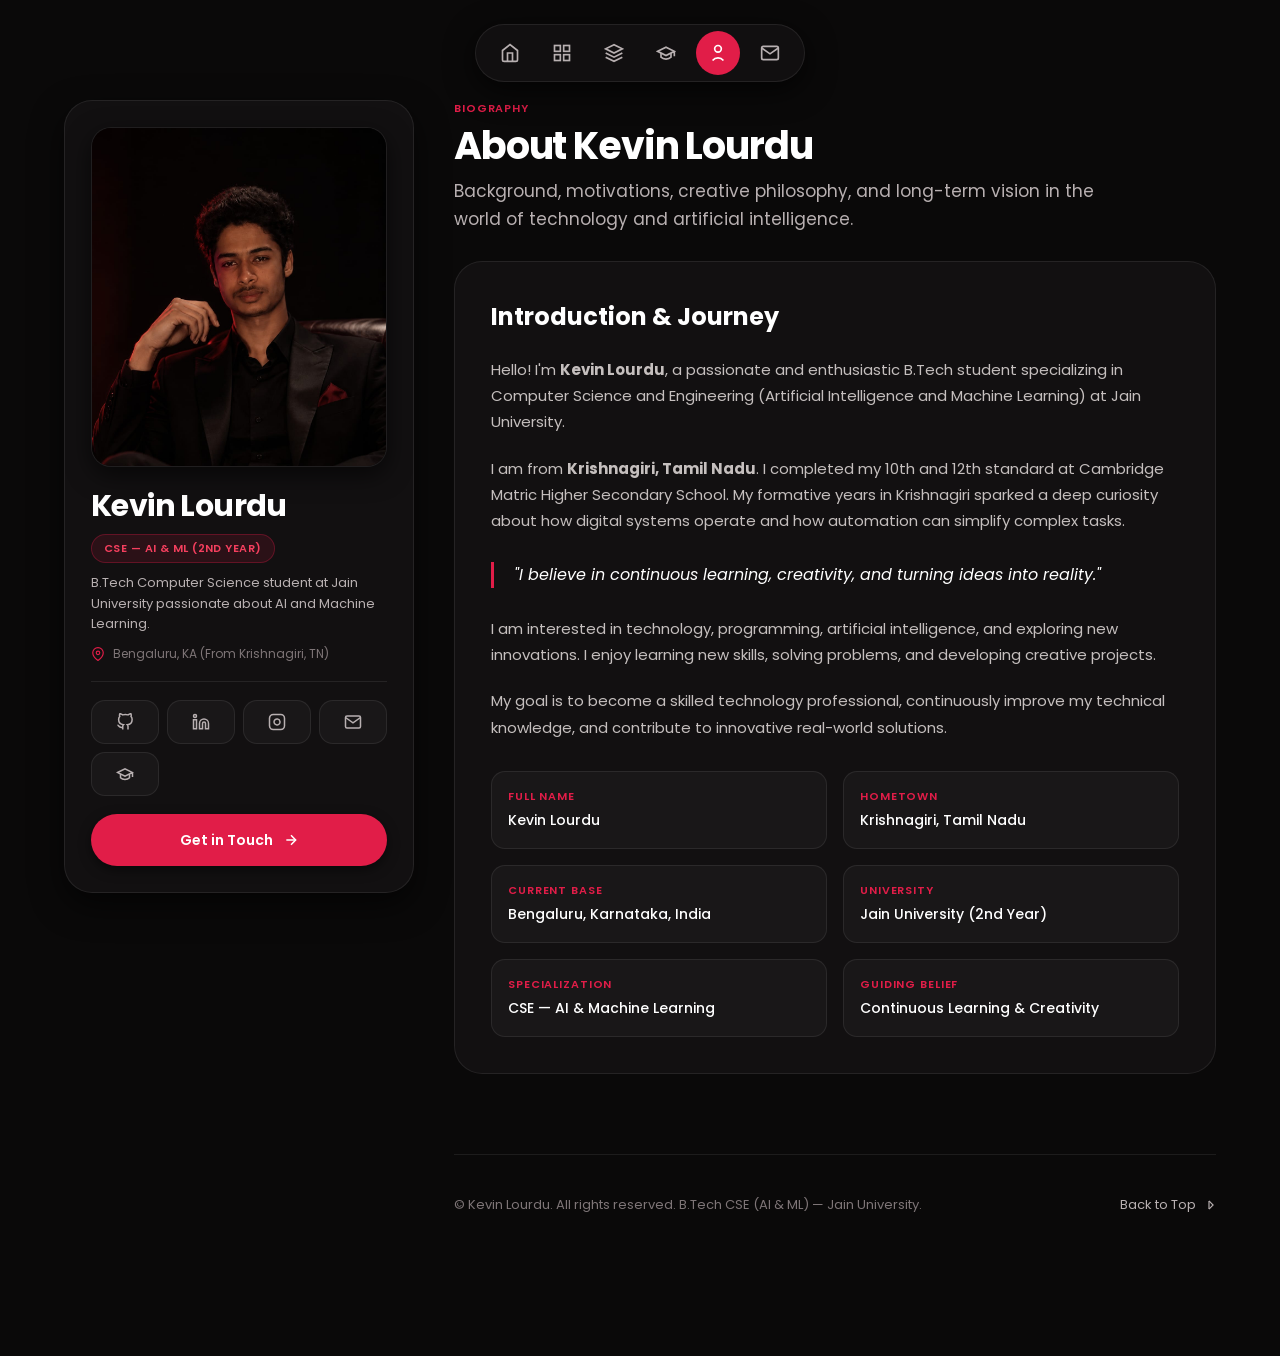
<file: pages/about.html>
<!DOCTYPE html>
<html lang="en">
<head>
  <meta charset="UTF-8">
  <meta name="viewport" content="width=device-width, initial-scale=1.0">
  <title>About Me — Kevin Lourdu</title>
  <link rel="stylesheet" href="../css/styles.css">
  <link rel="icon" type="image/svg+xml" href="data:image/svg+xml,<svg xmlns='http://www.w3.org/2000/svg' viewBox='0 0 24 24' fill='%23e11d48'><circle cx='12' cy='12' r='10'/></svg>">
</head>
<body>

  <!-- Floating Navigation -->
  <header class="floating-nav-container">
    <nav class="floating-nav" aria-label="Main Navigation">
      <a href="../index.html#home" class="nav-item" aria-label="Home">
        <svg viewBox="0 0 24 24"><path d="M3 9l9-7 9 7v11a2 2 0 0 1-2 2H5a2 2 0 0 1-2-2z"></path><polyline points="9 22 9 12 15 12 15 22"></polyline></svg>
        <span class="nav-tooltip">Home</span>
      </a>
      <a href="projects.html" class="nav-item" aria-label="Projects">
        <svg viewBox="0 0 24 24"><rect x="3" y="3" width="7" height="7"></rect><rect x="14" y="3" width="7" height="7"></rect><rect x="14" y="14" width="7" height="7"></rect><rect x="3" y="14" width="7" height="7"></rect></svg>
        <span class="nav-tooltip">Projects</span>
      </a>
      <a href="skills.html" class="nav-item" aria-label="Skills &amp; Stack">
        <svg viewBox="0 0 24 24"><polygon points="12 2 2 7 12 12 22 7 12 2"></polygon><polyline points="2 17 12 22 22 17"></polyline><polyline points="2 12 12 17 22 12"></polyline></svg>
        <span class="nav-tooltip">Skills</span>
      </a>
      <a href="education.html" class="nav-item" aria-label="Education">
        <svg viewBox="0 0 24 24"><path d="M22 10v6M2 10l10-5 10 5-10 5z"></path><path d="M6 12v5c3 3 9 3 12 0v-5"></path></svg>
        <span class="nav-tooltip">Education</span>
      </a>
      <a href="about.html" class="nav-item active" aria-label="About Me">
        <svg viewBox="0 0 24 24"><circle cx="12" cy="7" r="4"></circle><path d="M5.5 21a8.38 8.38 0 0 1 13 0"></path></svg>
        <span class="nav-tooltip">About</span>
      </a>
      <a href="contact.html" class="nav-item" aria-label="Contact">
        <svg viewBox="0 0 24 24"><path d="M4 4h16c1.1 0 2 .9 2 2v12c0 1.1-.9 2-2 2H4c-1.1 0-2-.9-2-2V6c0-1.1.9-2 2-2z"></path><polyline points="22,6 12,13 2,6"></polyline></svg>
        <span class="nav-tooltip">Contact</span>
      </a>
    </nav>
  </header>

  <div class="master-wrapper">
    <!-- Sidebar -->
    <aside class="sidebar-sticky">
      <div class="profile-card tilt-card">
        <div class="profile-avatar-wrapper">
          <img src="../assets/kevin-portrait.jpg" alt="Kevin Lourdu" class="profile-avatar-img">
        </div>
        <div class="profile-info">
          <h2 class="profile-name">Kevin Lourdu</h2>
          <span class="profile-badge">CSE — AI &amp; ML (2nd Year)</span>
          <p class="profile-tagline">B.Tech Computer Science student at Jain University passionate about AI and Machine Learning.</p>
          <div class="profile-location">
            <svg viewBox="0 0 24 24" fill="none" stroke-width="2" style="width: 14px; height: 14px; stroke: var(--accent-crimson);"><path d="M21 10c0 7-9 13-9 13s-9-6-9-13a9 9 0 0 1 18 0z"></path><circle cx="12" cy="10" r="3"></circle></svg>
            <span>Bengaluru, KA (From Krishnagiri, TN)</span>
          </div>
        </div>
        <div class="social-pills-row">
          <a href="https://github.com/KEVINLOURDU" target="_blank" rel="noopener" class="social-link-btn" aria-label="GitHub">
            <svg viewBox="0 0 24 24" fill="none" stroke="currentColor" stroke-width="2"><path d="M9 19c-5 1.5-5-2.5-7-3m14 6v-3.87a3.37 3.37 0 0 0-.94-2.61c3.14-.35 6.44-1.54 6.44-7A5.44 5.44 0 0 0 20 4.77 5.07 5.07 0 0 0 19.91 1S18.73.65 16 2.48a13.38 13.38 0 0 0-7 0C6.27.65 5.09 1 5.09 1A5.07 5.07 0 0 0 5 4.77a5.44 5.44 0 0 0-1.5 3.78c0 5.42 3.3 6.61 6.44 7A3.37 3.37 0 0 0 9 18.13V22"></path></svg>
          </a>
          <a href="https://www.linkedin.com/in/kevin-lourdu-a-3013b038b?utm_source=share_via&utm_content=profile&utm_medium=member_android" target="_blank" rel="noopener" class="social-link-btn" aria-label="LinkedIn">
            <svg viewBox="0 0 24 24" fill="none" stroke="currentColor" stroke-width="2"><path d="M16 8a6 6 0 0 1 6 6v7h-4v-7a2 2 0 0 0-2-2 2 2 0 0 0-2 2v7h-4v-7a6 6 0 0 1 6-6z"></path><rect x="2" y="9" width="4" height="12"></rect><circle cx="4" cy="4" r="2"></circle></svg>
          </a>
          <a href="https://www.instagram.com/_kev.shadowluxe_/?utm_source=ig_web_button_share_sheet" target="_blank" rel="noopener" class="social-link-btn" aria-label="Instagram">
            <svg viewBox="0 0 24 24" fill="none" stroke="currentColor" stroke-width="2"><rect x="2" y="2" width="20" height="20" rx="5" ry="5"></rect><path d="M16 11.37A4 4 0 1 1 12.63 8 4 4 0 0 1 16 11.37z"></path><line x1="17.5" y1="6.5" x2="17.51" y2="6.5"></line></svg>
          </a>
          <a href="mailto:kevinpansi2008@gmail.com" class="social-link-btn" aria-label="Personal Email">
            <svg viewBox="0 0 24 24" fill="none" stroke="currentColor" stroke-width="2"><path d="M4 4h16c1.1 0 2 .9 2 2v12c0 1.1-.9 2-2 2H4c-1.1 0-2-.9-2-2V6c0-1.1.9-2 2-2z"></path><polyline points="22,6 12,13 2,6"></polyline></svg>
          </a>
          <a href="mailto:juug25btech23464@jainuniversity.ac.in" class="social-link-btn" aria-label="University Email">
            <svg viewBox="0 0 24 24" fill="none" stroke="currentColor" stroke-width="2"><path d="M22 10v6M2 10l10-5 10 5-10 5z"></path><path d="M6 12v5c3 3 9 3 12 0v-5"></path></svg>
          </a>
        </div>
        <a href="../index.html#contact" class="primary-cta-btn">
          <span>Get in Touch</span>
          <svg viewBox="0 0 24 24" fill="none" stroke="currentColor" stroke-width="2.2"><line x1="5" y1="12" x2="19" y2="12"></line><polyline points="12 5 19 12 12 19"></polyline></svg>
        </a>
      </div>
    </aside>

    <!-- Main Content -->
    <main class="main-content">
      <section class="section-container">
        <div class="section-title-wrapper">
          <span class="section-pill-tag">Biography</span>
          <h1 class="section-title">About Kevin Lourdu</h1>
          <p class="hero-lead-text" style="margin-top: 4px;">
            Background, motivations, creative philosophy, and long-term vision in the world of technology and artificial intelligence.
          </p>
        </div>

        <div class="about-card tilt-card">
          <h2 style="font-family: var(--font-heading); font-size: 24px; color: var(--text-white);">
            Introduction &amp; Journey
          </h2>
          <p class="about-paragraph">
            Hello! I'm <strong>Kevin Lourdu</strong>, a passionate and enthusiastic B.Tech student specializing in Computer Science and Engineering (Artificial Intelligence and Machine Learning) at Jain University.
          </p>

          <p class="about-paragraph">
            I am from <strong>Krishnagiri, Tamil Nadu</strong>. I completed my 10th and 12th standard at Cambridge Matric Higher Secondary School. My formative years in Krishnagiri sparked a deep curiosity about how digital systems operate and how automation can simplify complex tasks.
          </p>

          <blockquote class="about-quote">
            "I believe in continuous learning, creativity, and turning ideas into reality."
          </blockquote>

          <p class="about-paragraph">
            I am interested in technology, programming, artificial intelligence, and exploring new innovations. I enjoy learning new skills, solving problems, and developing creative projects.
          </p>

          <p class="about-paragraph">
            My goal is to become a skilled technology professional, continuously improve my technical knowledge, and contribute to innovative real-world solutions.
          </p>

          <div class="about-highlights-grid">
            <div class="about-highlight-box">
              <span class="about-highlight-title">Full Name</span>
              <span class="about-highlight-val">Kevin Lourdu</span>
            </div>
            <div class="about-highlight-box">
              <span class="about-highlight-title">Hometown</span>
              <span class="about-highlight-val">Krishnagiri, Tamil Nadu</span>
            </div>
            <div class="about-highlight-box">
              <span class="about-highlight-title">Current Base</span>
              <span class="about-highlight-val">Bengaluru, Karnataka, India</span>
            </div>
            <div class="about-highlight-box">
              <span class="about-highlight-title">University</span>
              <span class="about-highlight-val">Jain University (2nd Year)</span>
            </div>
            <div class="about-highlight-box">
              <span class="about-highlight-title">Specialization</span>
              <span class="about-highlight-val">CSE — AI &amp; Machine Learning</span>
            </div>
            <div class="about-highlight-box">
              <span class="about-highlight-title">Guiding Belief</span>
              <span class="about-highlight-val">Continuous Learning &amp; Creativity</span>
            </div>
          </div>
        </div>
      </section>

      <footer class="site-footer">
        <div><span>&copy; Kevin Lourdu. All rights reserved. B.Tech CSE (AI &amp; ML) — Jain University.</span></div>
        <button class="back-to-top-btn" aria-label="Scroll back to top">
          <span>Back to Top</span>
          <svg width="14" height="14" viewBox="0 0 24 24" fill="none" stroke="currentColor" stroke-width="2"><line x1="12" y1="19" x2="12" y2="5"></line><polyline points="12 5 19 12 12 19"></polyline></svg>
        </button>
      </footer>
    </main>
  </div>

  <script src="../js/script.js"></script>
</body>
</html>
</file>
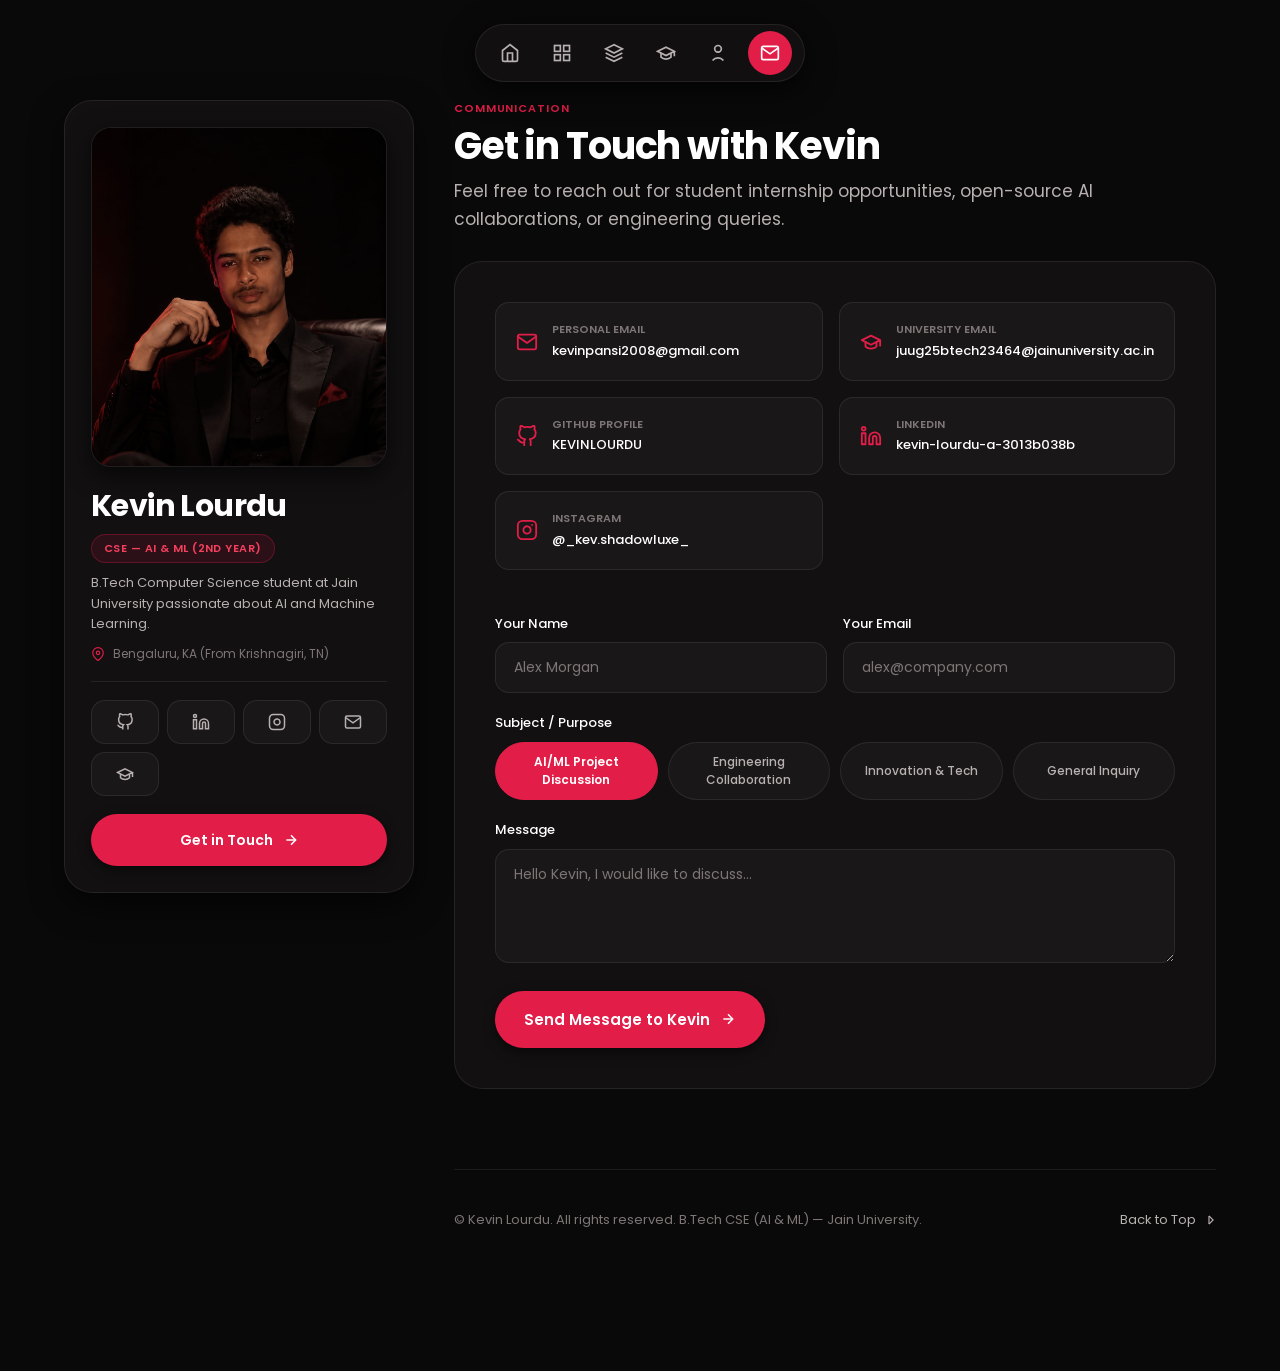
<file: pages/contact.html>
<!DOCTYPE html>
<html lang="en">
<head>
  <meta charset="UTF-8">
  <meta name="viewport" content="width=device-width, initial-scale=1.0">
  <title>Contact — Kevin Lourdu</title>
  <link rel="stylesheet" href="../css/styles.css">
  <link rel="icon" type="image/svg+xml" href="data:image/svg+xml,<svg xmlns='http://www.w3.org/2000/svg' viewBox='0 0 24 24' fill='%23e11d48'><circle cx='12' cy='12' r='10'/></svg>">
</head>
<body>

  <!-- Floating Navigation -->
  <header class="floating-nav-container">
    <nav class="floating-nav" aria-label="Main Navigation">
      <a href="../index.html#home" class="nav-item" aria-label="Home">
        <svg viewBox="0 0 24 24"><path d="M3 9l9-7 9 7v11a2 2 0 0 1-2 2H5a2 2 0 0 1-2-2z"></path><polyline points="9 22 9 12 15 12 15 22"></polyline></svg>
        <span class="nav-tooltip">Home</span>
      </a>
      <a href="projects.html" class="nav-item" aria-label="Projects">
        <svg viewBox="0 0 24 24"><rect x="3" y="3" width="7" height="7"></rect><rect x="14" y="3" width="7" height="7"></rect><rect x="14" y="14" width="7" height="7"></rect><rect x="3" y="14" width="7" height="7"></rect></svg>
        <span class="nav-tooltip">Projects</span>
      </a>
      <a href="skills.html" class="nav-item" aria-label="Skills &amp; Stack">
        <svg viewBox="0 0 24 24"><polygon points="12 2 2 7 12 12 22 7 12 2"></polygon><polyline points="2 17 12 22 22 17"></polyline><polyline points="2 12 12 17 22 12"></polyline></svg>
        <span class="nav-tooltip">Skills</span>
      </a>
      <a href="education.html" class="nav-item" aria-label="Education">
        <svg viewBox="0 0 24 24"><path d="M22 10v6M2 10l10-5 10 5-10 5z"></path><path d="M6 12v5c3 3 9 3 12 0v-5"></path></svg>
        <span class="nav-tooltip">Education</span>
      </a>
      <a href="about.html" class="nav-item" aria-label="About Me">
        <svg viewBox="0 0 24 24"><circle cx="12" cy="7" r="4"></circle><path d="M5.5 21a8.38 8.38 0 0 1 13 0"></path></svg>
        <span class="nav-tooltip">About</span>
      </a>
      <a href="contact.html" class="nav-item active" aria-label="Contact">
        <svg viewBox="0 0 24 24"><path d="M4 4h16c1.1 0 2 .9 2 2v12c0 1.1-.9 2-2 2H4c-1.1 0-2-.9-2-2V6c0-1.1.9-2 2-2z"></path><polyline points="22,6 12,13 2,6"></polyline></svg>
        <span class="nav-tooltip">Contact</span>
      </a>
    </nav>
  </header>

  <div class="master-wrapper">
    <!-- Sidebar -->
    <aside class="sidebar-sticky">
      <div class="profile-card tilt-card">
        <div class="profile-avatar-wrapper">
          <img src="../assets/kevin-portrait.jpg" alt="Kevin Lourdu" class="profile-avatar-img">
        </div>
        <div class="profile-info">
          <h2 class="profile-name">Kevin Lourdu</h2>
          <span class="profile-badge">CSE — AI &amp; ML (2nd Year)</span>
          <p class="profile-tagline">B.Tech Computer Science student at Jain University passionate about AI and Machine Learning.</p>
          <div class="profile-location">
            <svg viewBox="0 0 24 24" fill="none" stroke-width="2" style="width: 14px; height: 14px; stroke: var(--accent-crimson);"><path d="M21 10c0 7-9 13-9 13s-9-6-9-13a9 9 0 0 1 18 0z"></path><circle cx="12" cy="10" r="3"></circle></svg>
            <span>Bengaluru, KA (From Krishnagiri, TN)</span>
          </div>
        </div>
        <div class="social-pills-row">
          <a href="https://github.com/KEVINLOURDU" target="_blank" rel="noopener" class="social-link-btn" aria-label="GitHub">
            <svg viewBox="0 0 24 24" fill="none" stroke="currentColor" stroke-width="2"><path d="M9 19c-5 1.5-5-2.5-7-3m14 6v-3.87a3.37 3.37 0 0 0-.94-2.61c3.14-.35 6.44-1.54 6.44-7A5.44 5.44 0 0 0 20 4.77 5.07 5.07 0 0 0 19.91 1S18.73.65 16 2.48a13.38 13.38 0 0 0-7 0C6.27.65 5.09 1 5.09 1A5.07 5.07 0 0 0 5 4.77a5.44 5.44 0 0 0-1.5 3.78c0 5.42 3.3 6.61 6.44 7A3.37 3.37 0 0 0 9 18.13V22"></path></svg>
          </a>
          <a href="https://www.linkedin.com/in/kevin-lourdu-a-3013b038b?utm_source=share_via&utm_content=profile&utm_medium=member_android" target="_blank" rel="noopener" class="social-link-btn" aria-label="LinkedIn">
            <svg viewBox="0 0 24 24" fill="none" stroke="currentColor" stroke-width="2"><path d="M16 8a6 6 0 0 1 6 6v7h-4v-7a2 2 0 0 0-2-2 2 2 0 0 0-2 2v7h-4v-7a6 6 0 0 1 6-6z"></path><rect x="2" y="9" width="4" height="12"></rect><circle cx="4" cy="4" r="2"></circle></svg>
          </a>
          <a href="https://www.instagram.com/_kev.shadowluxe_/?utm_source=ig_web_button_share_sheet" target="_blank" rel="noopener" class="social-link-btn" aria-label="Instagram">
            <svg viewBox="0 0 24 24" fill="none" stroke="currentColor" stroke-width="2"><rect x="2" y="2" width="20" height="20" rx="5" ry="5"></rect><path d="M16 11.37A4 4 0 1 1 12.63 8 4 4 0 0 1 16 11.37z"></path><line x1="17.5" y1="6.5" x2="17.51" y2="6.5"></line></svg>
          </a>
          <a href="mailto:kevinpansi2008@gmail.com" class="social-link-btn" aria-label="Personal Email">
            <svg viewBox="0 0 24 24" fill="none" stroke="currentColor" stroke-width="2"><path d="M4 4h16c1.1 0 2 .9 2 2v12c0 1.1-.9 2-2 2H4c-1.1 0-2-.9-2-2V6c0-1.1.9-2 2-2z"></path><polyline points="22,6 12,13 2,6"></polyline></svg>
          </a>
          <a href="mailto:juug25btech23464@jainuniversity.ac.in" class="social-link-btn" aria-label="University Email">
            <svg viewBox="0 0 24 24" fill="none" stroke="currentColor" stroke-width="2"><path d="M22 10v6M2 10l10-5 10 5-10 5z"></path><path d="M6 12v5c3 3 9 3 12 0v-5"></path></svg>
          </a>
        </div>
        <a href="#direct" class="primary-cta-btn">
          <span>Get in Touch</span>
          <svg viewBox="0 0 24 24" fill="none" stroke="currentColor" stroke-width="2.2"><line x1="5" y1="12" x2="19" y2="12"></line><polyline points="12 5 19 12 12 19"></polyline></svg>
        </a>
      </div>
    </aside>

    <!-- Main Content -->
    <main class="main-content">
      <section id="direct" class="section-container">
        <div class="section-title-wrapper">
          <span class="section-pill-tag">Communication</span>
          <h1 class="section-title">Get in Touch with Kevin</h1>
          <p class="hero-lead-text" style="margin-top: 4px;">
            Feel free to reach out for student internship opportunities, open-source AI collaborations, or engineering queries.
          </p>
        </div>

        <div class="contact-card tilt-card">
          <div class="direct-connect-grid">
            <a href="mailto:kevinpansi2008@gmail.com" class="connect-box">
              <svg viewBox="0 0 24 24" fill="none" stroke-width="2" stroke-linecap="round" stroke-linejoin="round">
                <path d="M4 4h16c1.1 0 2 .9 2 2v12c0 1.1-.9 2-2 2H4c-1.1 0-2-.9-2-2V6c0-1.1.9-2 2-2z"></path>
                <polyline points="22,6 12,13 2,6"></polyline>
              </svg>
              <div class="connect-info">
                <span class="connect-label">Personal Email</span>
                <span class="connect-val">kevinpansi2008@gmail.com</span>
              </div>
            </a>

            <a href="mailto:juug25btech23464@jainuniversity.ac.in" class="connect-box">
              <svg viewBox="0 0 24 24" fill="none" stroke-width="2" stroke-linecap="round" stroke-linejoin="round">
                <path d="M22 10v6M2 10l10-5 10 5-10 5z"></path>
                <path d="M6 12v5c3 3 9 3 12 0v-5"></path>
              </svg>
              <div class="connect-info">
                <span class="connect-label">University Email</span>
                <span class="connect-val">juug25btech23464@jainuniversity.ac.in</span>
              </div>
            </a>

            <a href="https://github.com/KEVINLOURDU" target="_blank" rel="noopener" class="connect-box">
              <svg viewBox="0 0 24 24" fill="none" stroke-width="2" stroke-linecap="round" stroke-linejoin="round">
                <path d="M9 19c-5 1.5-5-2.5-7-3m14 6v-3.87a3.37 3.37 0 0 0-.94-2.61c3.14-.35 6.44-1.54 6.44-7A5.44 5.44 0 0 0 20 4.77 5.07 5.07 0 0 0 19.91 1S18.73.65 16 2.48a13.38 13.38 0 0 0-7 0C6.27.65 5.09 1 5.09 1A5.07 5.07 0 0 0 5 4.77a5.44 5.44 0 0 0-1.5 3.78c0 5.42 3.3 6.61 6.44 7A3.37 3.37 0 0 0 9 18.13V22"></path>
              </svg>
              <div class="connect-info">
                <span class="connect-label">GitHub Profile</span>
                <span class="connect-val">KEVINLOURDU</span>
              </div>
            </a>

            <a href="https://www.linkedin.com/in/kevin-lourdu-a-3013b038b?utm_source=share_via&utm_content=profile&utm_medium=member_android" target="_blank" rel="noopener" class="connect-box">
              <svg viewBox="0 0 24 24" fill="none" stroke-width="2" stroke-linecap="round" stroke-linejoin="round">
                <path d="M16 8a6 6 0 0 1 6 6v7h-4v-7a2 2 0 0 0-2-2 2 2 0 0 0-2 2v7h-4v-7a6 6 0 0 1 6-6z"></path>
                <rect x="2" y="9" width="4" height="12"></rect>
                <circle cx="4" cy="4" r="2"></circle>
              </svg>
              <div class="connect-info">
                <span class="connect-label">LinkedIn</span>
                <span class="connect-val">kevin-lourdu-a-3013b038b</span>
              </div>
            </a>

            <a href="https://www.instagram.com/_kev.shadowluxe_/?utm_source=ig_web_button_share_sheet" target="_blank" rel="noopener" class="connect-box">
              <svg viewBox="0 0 24 24" fill="none" stroke-width="2" stroke-linecap="round" stroke-linejoin="round">
                <rect x="2" y="2" width="20" height="20" rx="5" ry="5"></rect>
                <path d="M16 11.37A4 4 0 1 1 12.63 8 4 4 0 0 1 16 11.37z"></path>
                <line x1="17.5" y1="6.5" x2="17.51" y2="6.5"></line>
              </svg>
              <div class="connect-info">
                <span class="connect-label">Instagram</span>
                <span class="connect-val">@_kev.shadowluxe_</span>
              </div>
            </a>
          </div>

          <form id="kevin-contact-form" class="contact-form" style="margin-top: 12px;">
            <div class="form-row">
              <div class="form-group">
                <label class="form-label" for="user-name">Your Name</label>
                <input class="form-input" id="user-name" type="text" placeholder="Alex Morgan" required>
              </div>
              <div class="form-group">
                <label class="form-label" for="user-email">Your Email</label>
                <input class="form-input" id="user-email" type="email" placeholder="alex@company.com" required>
              </div>
            </div>

            <div class="form-group">
              <label class="form-label">Subject / Purpose</label>
              <input type="hidden" id="selected-subject" value="AI/ML Project Discussion">
              <div class="subject-pills-selector">
                <button type="button" class="subject-btn selected" data-value="AI/ML Project Discussion">AI/ML Project Discussion</button>
                <button type="button" class="subject-btn" data-value="Engineering Collaboration">Engineering Collaboration</button>
                <button type="button" class="subject-btn" data-value="Innovation &amp; Tech">Innovation &amp; Tech</button>
                <button type="button" class="subject-btn" data-value="General Inquiry">General Inquiry</button>
              </div>
            </div>

            <div class="form-group">
              <label class="form-label" for="user-message">Message</label>
              <textarea class="form-textarea" id="user-message" rows="4" placeholder="Hello Kevin, I would like to discuss..." required></textarea>
            </div>

            <button type="submit" class="submit-btn">
              <span>Send Message to Kevin</span>
              <svg width="16" height="16" viewBox="0 0 24 24" fill="none" stroke="currentColor" stroke-width="2.2">
                <line x1="5" y1="12" x2="19" y2="12"></line>
                <polyline points="12 5 19 12 12 19"></polyline>
              </svg>
            </button>

            <div id="form-success-toast" class="form-toast">
              <svg width="18" height="18" viewBox="0 0 24 24" fill="none" stroke="currentColor" stroke-width="2">
                <path d="M22 11.08V12a10 10 0 1 1-5.93-9.14"></path>
                <polyline points="22 4 12 14.01 9 11.01"></polyline>
              </svg>
              <span>Thank you! Your message has been sent to Kevin Lourdu.</span>
            </div>
          </form>
        </div>
      </section>

      <footer class="site-footer">
        <div><span>&copy; Kevin Lourdu. All rights reserved. B.Tech CSE (AI &amp; ML) — Jain University.</span></div>
        <button class="back-to-top-btn" aria-label="Scroll back to top">
          <span>Back to Top</span>
          <svg width="14" height="14" viewBox="0 0 24 24" fill="none" stroke="currentColor" stroke-width="2"><line x1="12" y1="19" x2="12" y2="5"></line><polyline points="12 5 19 12 12 19"></polyline></svg>
        </button>
      </footer>
    </main>
  </div>

  <script src="../js/script.js"></script>
</body>
</html>
</file>
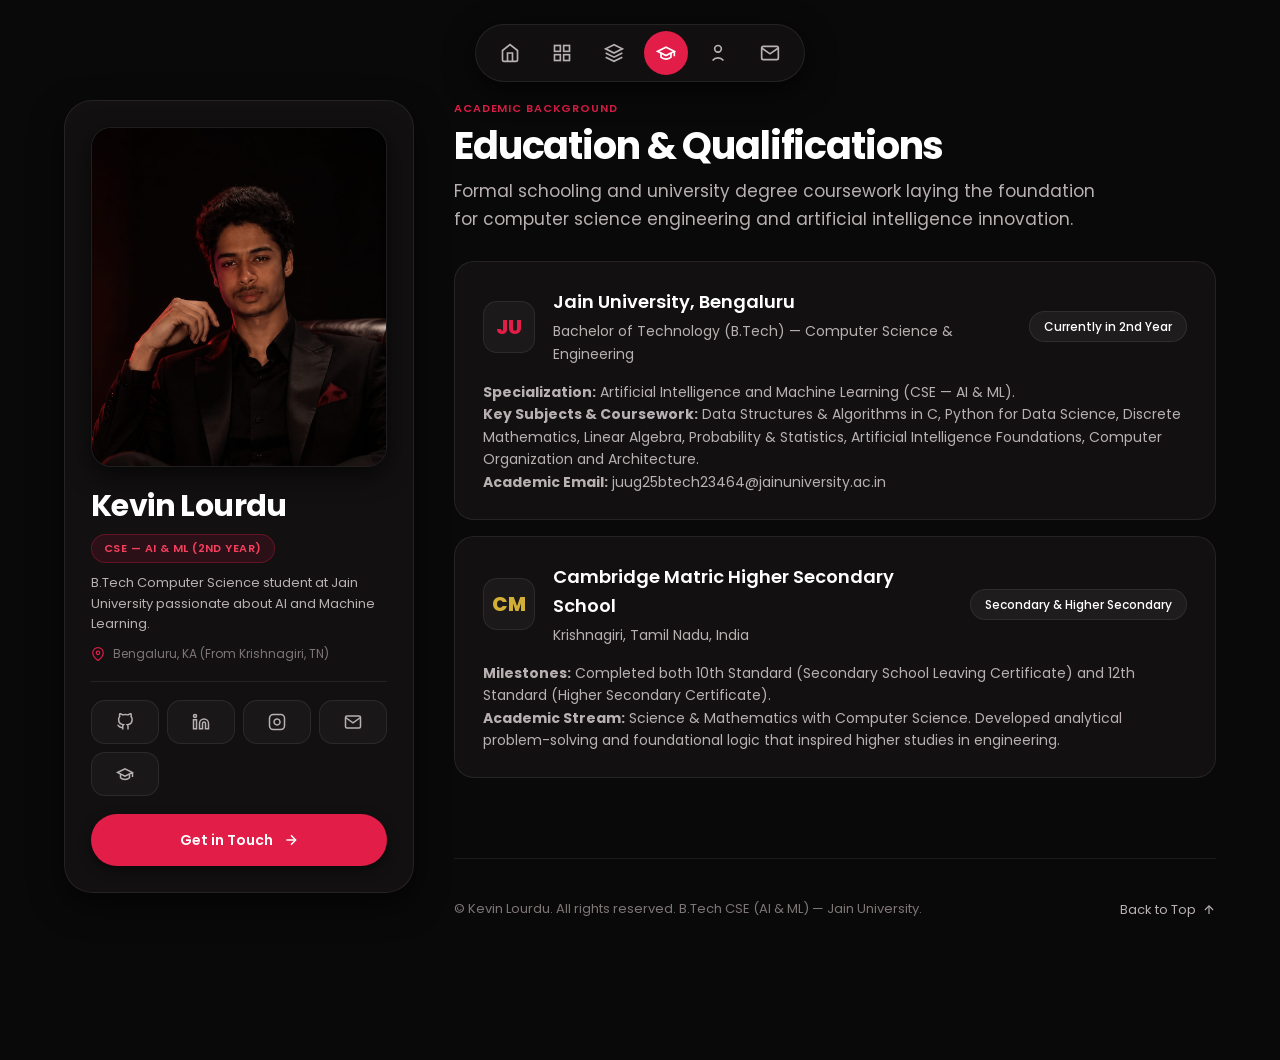
<file: pages/education.html>
<!DOCTYPE html>
<html lang="en">
<head>
  <meta charset="UTF-8">
  <meta name="viewport" content="width=device-width, initial-scale=1.0">
  <title>Education — Kevin Lourdu</title>
  <link rel="stylesheet" href="../css/styles.css">
  <link rel="icon" type="image/svg+xml" href="data:image/svg+xml,<svg xmlns='http://www.w3.org/2000/svg' viewBox='0 0 24 24' fill='%23e11d48'><circle cx='12' cy='12' r='10'/></svg>">
</head>
<body>

  <!-- Floating Navigation -->
  <header class="floating-nav-container">
    <nav class="floating-nav" aria-label="Main Navigation">
      <a href="../index.html#home" class="nav-item" aria-label="Home">
        <svg viewBox="0 0 24 24"><path d="M3 9l9-7 9 7v11a2 2 0 0 1-2 2H5a2 2 0 0 1-2-2z"></path><polyline points="9 22 9 12 15 12 15 22"></polyline></svg>
        <span class="nav-tooltip">Home</span>
      </a>
      <a href="projects.html" class="nav-item" aria-label="Projects">
        <svg viewBox="0 0 24 24"><rect x="3" y="3" width="7" height="7"></rect><rect x="14" y="3" width="7" height="7"></rect><rect x="14" y="14" width="7" height="7"></rect><rect x="3" y="14" width="7" height="7"></rect></svg>
        <span class="nav-tooltip">Projects</span>
      </a>
      <a href="skills.html" class="nav-item" aria-label="Skills &amp; Stack">
        <svg viewBox="0 0 24 24"><polygon points="12 2 2 7 12 12 22 7 12 2"></polygon><polyline points="2 17 12 22 22 17"></polyline><polyline points="2 12 12 17 22 12"></polyline></svg>
        <span class="nav-tooltip">Skills</span>
      </a>
      <a href="education.html" class="nav-item active" aria-label="Education">
        <svg viewBox="0 0 24 24"><path d="M22 10v6M2 10l10-5 10 5-10 5z"></path><path d="M6 12v5c3 3 9 3 12 0v-5"></path></svg>
        <span class="nav-tooltip">Education</span>
      </a>
      <a href="about.html" class="nav-item" aria-label="About Me">
        <svg viewBox="0 0 24 24"><circle cx="12" cy="7" r="4"></circle><path d="M5.5 21a8.38 8.38 0 0 1 13 0"></path></svg>
        <span class="nav-tooltip">About</span>
      </a>
      <a href="contact.html" class="nav-item" aria-label="Contact">
        <svg viewBox="0 0 24 24"><path d="M4 4h16c1.1 0 2 .9 2 2v12c0 1.1-.9 2-2 2H4c-1.1 0-2-.9-2-2V6c0-1.1.9-2 2-2z"></path><polyline points="22,6 12,13 2,6"></polyline></svg>
        <span class="nav-tooltip">Contact</span>
      </a>
    </nav>
  </header>

  <div class="master-wrapper">
    <!-- Sidebar -->
    <aside class="sidebar-sticky">
      <div class="profile-card tilt-card">
        <div class="profile-avatar-wrapper">
          <img src="../assets/kevin-portrait.jpg" alt="Kevin Lourdu" class="profile-avatar-img">
        </div>
        <div class="profile-info">
          <h2 class="profile-name">Kevin Lourdu</h2>
          <span class="profile-badge">CSE — AI &amp; ML (2nd Year)</span>
          <p class="profile-tagline">B.Tech Computer Science student at Jain University passionate about AI and Machine Learning.</p>
          <div class="profile-location">
            <svg viewBox="0 0 24 24" fill="none" stroke-width="2" style="width: 14px; height: 14px; stroke: var(--accent-crimson);"><path d="M21 10c0 7-9 13-9 13s-9-6-9-13a9 9 0 0 1 18 0z"></path><circle cx="12" cy="10" r="3"></circle></svg>
            <span>Bengaluru, KA (From Krishnagiri, TN)</span>
          </div>
        </div>
        <div class="social-pills-row">
          <a href="https://github.com/KEVINLOURDU" target="_blank" rel="noopener" class="social-link-btn" aria-label="GitHub">
            <svg viewBox="0 0 24 24" fill="none" stroke="currentColor" stroke-width="2"><path d="M9 19c-5 1.5-5-2.5-7-3m14 6v-3.87a3.37 3.37 0 0 0-.94-2.61c3.14-.35 6.44-1.54 6.44-7A5.44 5.44 0 0 0 20 4.77 5.07 5.07 0 0 0 19.91 1S18.73.65 16 2.48a13.38 13.38 0 0 0-7 0C6.27.65 5.09 1 5.09 1A5.07 5.07 0 0 0 5 4.77a5.44 5.44 0 0 0-1.5 3.78c0 5.42 3.3 6.61 6.44 7A3.37 3.37 0 0 0 9 18.13V22"></path></svg>
          </a>
          <a href="https://www.linkedin.com/in/kevin-lourdu-a-3013b038b?utm_source=share_via&utm_content=profile&utm_medium=member_android" target="_blank" rel="noopener" class="social-link-btn" aria-label="LinkedIn">
            <svg viewBox="0 0 24 24" fill="none" stroke="currentColor" stroke-width="2"><path d="M16 8a6 6 0 0 1 6 6v7h-4v-7a2 2 0 0 0-2-2 2 2 0 0 0-2 2v7h-4v-7a6 6 0 0 1 6-6z"></path><rect x="2" y="9" width="4" height="12"></rect><circle cx="4" cy="4" r="2"></circle></svg>
          </a>
          <a href="https://www.instagram.com/_kev.shadowluxe_/?utm_source=ig_web_button_share_sheet" target="_blank" rel="noopener" class="social-link-btn" aria-label="Instagram">
            <svg viewBox="0 0 24 24" fill="none" stroke="currentColor" stroke-width="2"><rect x="2" y="2" width="20" height="20" rx="5" ry="5"></rect><path d="M16 11.37A4 4 0 1 1 12.63 8 4 4 0 0 1 16 11.37z"></path><line x1="17.5" y1="6.5" x2="17.51" y2="6.5"></line></svg>
          </a>
          <a href="mailto:kevinpansi2008@gmail.com" class="social-link-btn" aria-label="Personal Email">
            <svg viewBox="0 0 24 24" fill="none" stroke="currentColor" stroke-width="2"><path d="M4 4h16c1.1 0 2 .9 2 2v12c0 1.1-.9 2-2 2H4c-1.1 0-2-.9-2-2V6c0-1.1.9-2 2-2z"></path><polyline points="22,6 12,13 2,6"></polyline></svg>
          </a>
          <a href="mailto:juug25btech23464@jainuniversity.ac.in" class="social-link-btn" aria-label="University Email">
            <svg viewBox="0 0 24 24" fill="none" stroke="currentColor" stroke-width="2"><path d="M22 10v6M2 10l10-5 10 5-10 5z"></path><path d="M6 12v5c3 3 9 3 12 0v-5"></path></svg>
          </a>
        </div>
        <a href="../index.html#contact" class="primary-cta-btn">
          <span>Get in Touch</span>
          <svg viewBox="0 0 24 24" fill="none" stroke="currentColor" stroke-width="2.2"><line x1="5" y1="12" x2="19" y2="12"></line><polyline points="12 5 19 12 12 19"></polyline></svg>
        </a>
      </div>
    </aside>

    <!-- Main Content -->
    <main class="main-content">
      <section class="section-container">
        <div class="section-title-wrapper">
          <span class="section-pill-tag">Academic Background</span>
          <h1 class="section-title">Education &amp; Qualifications</h1>
          <p class="hero-lead-text" style="margin-top: 4px;">
            Formal schooling and university degree coursework laying the foundation for computer science engineering and artificial intelligence innovation.
          </p>
        </div>

        <div class="education-list">
          <div class="education-item tilt-card" style="gap: 16px;">
            <div class="edu-header-row">
              <div class="edu-left-col">
                <div class="edu-icon-logo">JU</div>
                <div class="edu-info">
                  <h2 class="edu-degree">Jain University, Bengaluru</h2>
                  <p class="edu-institution">Bachelor of Technology (B.Tech) — Computer Science &amp; Engineering</p>
                </div>
              </div>
              <span class="edu-date-pill">Currently in 2nd Year</span>
            </div>
            <p class="project-desc">
              <strong>Specialization:</strong> Artificial Intelligence and Machine Learning (CSE — AI &amp; ML).<br>
              <strong>Key Subjects &amp; Coursework:</strong> Data Structures &amp; Algorithms in C, Python for Data Science, Discrete Mathematics, Linear Algebra, Probability &amp; Statistics, Artificial Intelligence Foundations, Computer Organization and Architecture.<br>
              <strong>Academic Email:</strong> juug25btech23464@jainuniversity.ac.in
            </p>
          </div>

          <div class="education-item tilt-card" style="gap: 16px;">
            <div class="edu-header-row">
              <div class="edu-left-col">
                <div class="edu-icon-logo" style="color: var(--accent-gold);">CM</div>
                <div class="edu-info">
                  <h2 class="edu-degree">Cambridge Matric Higher Secondary School</h2>
                  <p class="edu-institution">Krishnagiri, Tamil Nadu, India</p>
                </div>
              </div>
              <span class="edu-date-pill">Secondary &amp; Higher Secondary</span>
            </div>
            <p class="project-desc">
              <strong>Milestones:</strong> Completed both 10th Standard (Secondary School Leaving Certificate) and 12th Standard (Higher Secondary Certificate).<br>
              <strong>Academic Stream:</strong> Science &amp; Mathematics with Computer Science. Developed analytical problem-solving and foundational logic that inspired higher studies in engineering.
            </p>
          </div>
        </div>
      </section>

      <footer class="site-footer">
        <div><span>&copy; Kevin Lourdu. All rights reserved. B.Tech CSE (AI &amp; ML) — Jain University.</span></div>
        <button class="back-to-top-btn" aria-label="Scroll back to top">
          <span>Back to Top</span>
          <svg width="14" height="14" viewBox="0 0 24 24" fill="none" stroke="currentColor" stroke-width="2"><line x1="12" y1="19" x2="12" y2="5"></line><polyline points="5 12 12 5 19 12"></polyline></svg>
        </button>
      </footer>
    </main>
  </div>

  <script src="../js/script.js"></script>
</body>
</html>
</file>
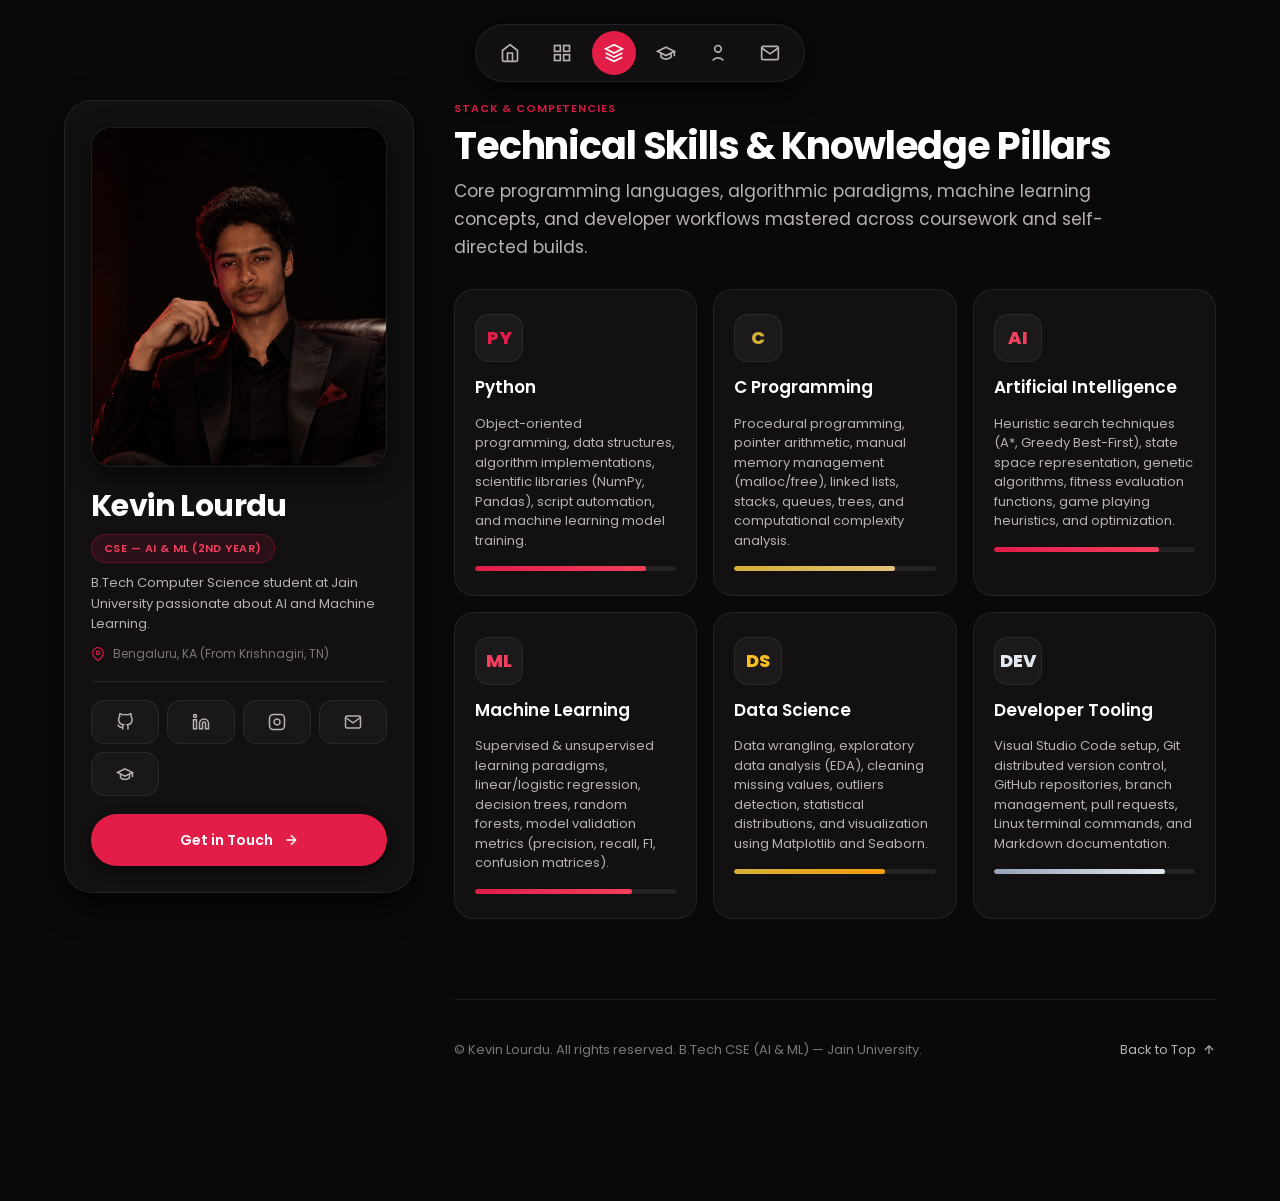
<file: pages/skills.html>
<!DOCTYPE html>
<html lang="en">
<head>
  <meta charset="UTF-8">
  <meta name="viewport" content="width=device-width, initial-scale=1.0">
  <title>Technical Skills — Kevin Lourdu</title>
  <link rel="stylesheet" href="../css/styles.css">
  <link rel="icon" type="image/svg+xml" href="data:image/svg+xml,<svg xmlns='http://www.w3.org/2000/svg' viewBox='0 0 24 24' fill='%23e11d48'><circle cx='12' cy='12' r='10'/></svg>">
</head>
<body>

  <!-- Floating Navigation -->
  <header class="floating-nav-container">
    <nav class="floating-nav" aria-label="Main Navigation">
      <a href="../index.html#home" class="nav-item" aria-label="Home">
        <svg viewBox="0 0 24 24"><path d="M3 9l9-7 9 7v11a2 2 0 0 1-2 2H5a2 2 0 0 1-2-2z"></path><polyline points="9 22 9 12 15 12 15 22"></polyline></svg>
        <span class="nav-tooltip">Home</span>
      </a>
      <a href="projects.html" class="nav-item" aria-label="Projects">
        <svg viewBox="0 0 24 24"><rect x="3" y="3" width="7" height="7"></rect><rect x="14" y="3" width="7" height="7"></rect><rect x="14" y="14" width="7" height="7"></rect><rect x="3" y="14" width="7" height="7"></rect></svg>
        <span class="nav-tooltip">Projects</span>
      </a>
      <a href="skills.html" class="nav-item active" aria-label="Skills &amp; Stack">
        <svg viewBox="0 0 24 24"><polygon points="12 2 2 7 12 12 22 7 12 2"></polygon><polyline points="2 17 12 22 22 17"></polyline><polyline points="2 12 12 17 22 12"></polyline></svg>
        <span class="nav-tooltip">Skills</span>
      </a>
      <a href="education.html" class="nav-item" aria-label="Education">
        <svg viewBox="0 0 24 24"><path d="M22 10v6M2 10l10-5 10 5-10 5z"></path><path d="M6 12v5c3 3 9 3 12 0v-5"></path></svg>
        <span class="nav-tooltip">Education</span>
      </a>
      <a href="about.html" class="nav-item" aria-label="About Me">
        <svg viewBox="0 0 24 24"><circle cx="12" cy="7" r="4"></circle><path d="M5.5 21a8.38 8.38 0 0 1 13 0"></path></svg>
        <span class="nav-tooltip">About</span>
      </a>
      <a href="contact.html" class="nav-item" aria-label="Contact">
        <svg viewBox="0 0 24 24"><path d="M4 4h16c1.1 0 2 .9 2 2v12c0 1.1-.9 2-2 2H4c-1.1 0-2-.9-2-2V6c0-1.1.9-2 2-2z"></path><polyline points="22,6 12,13 2,6"></polyline></svg>
        <span class="nav-tooltip">Contact</span>
      </a>
    </nav>
  </header>

  <div class="master-wrapper">
    <!-- Sidebar -->
    <aside class="sidebar-sticky">
      <div class="profile-card tilt-card">
        <div class="profile-avatar-wrapper">
          <img src="../assets/kevin-portrait.jpg" alt="Kevin Lourdu" class="profile-avatar-img">
        </div>
        <div class="profile-info">
          <h2 class="profile-name">Kevin Lourdu</h2>
          <span class="profile-badge">CSE — AI &amp; ML (2nd Year)</span>
          <p class="profile-tagline">B.Tech Computer Science student at Jain University passionate about AI and Machine Learning.</p>
          <div class="profile-location">
            <svg viewBox="0 0 24 24" fill="none" stroke-width="2" style="width: 14px; height: 14px; stroke: var(--accent-crimson);"><path d="M21 10c0 7-9 13-9 13s-9-6-9-13a9 9 0 0 1 18 0z"></path><circle cx="12" cy="10" r="3"></circle></svg>
            <span>Bengaluru, KA (From Krishnagiri, TN)</span>
          </div>
        </div>
        <div class="social-pills-row">
          <a href="https://github.com/KEVINLOURDU" target="_blank" rel="noopener" class="social-link-btn" aria-label="GitHub">
            <svg viewBox="0 0 24 24" fill="none" stroke="currentColor" stroke-width="2"><path d="M9 19c-5 1.5-5-2.5-7-3m14 6v-3.87a3.37 3.37 0 0 0-.94-2.61c3.14-.35 6.44-1.54 6.44-7A5.44 5.44 0 0 0 20 4.77 5.07 5.07 0 0 0 19.91 1S18.73.65 16 2.48a13.38 13.38 0 0 0-7 0C6.27.65 5.09 1 5.09 1A5.07 5.07 0 0 0 5 4.77a5.44 5.44 0 0 0-1.5 3.78c0 5.42 3.3 6.61 6.44 7A3.37 3.37 0 0 0 9 18.13V22"></path></svg>
          </a>
          <a href="https://www.linkedin.com/in/kevin-lourdu-a-3013b038b?utm_source=share_via&utm_content=profile&utm_medium=member_android" target="_blank" rel="noopener" class="social-link-btn" aria-label="LinkedIn">
            <svg viewBox="0 0 24 24" fill="none" stroke="currentColor" stroke-width="2"><path d="M16 8a6 6 0 0 1 6 6v7h-4v-7a2 2 0 0 0-2-2 2 2 0 0 0-2 2v7h-4v-7a6 6 0 0 1 6-6z"></path><rect x="2" y="9" width="4" height="12"></rect><circle cx="4" cy="4" r="2"></circle></svg>
          </a>
          <a href="https://www.instagram.com/_kev.shadowluxe_/?utm_source=ig_web_button_share_sheet" target="_blank" rel="noopener" class="social-link-btn" aria-label="Instagram">
            <svg viewBox="0 0 24 24" fill="none" stroke="currentColor" stroke-width="2"><rect x="2" y="2" width="20" height="20" rx="5" ry="5"></rect><path d="M16 11.37A4 4 0 1 1 12.63 8 4 4 0 0 1 16 11.37z"></path><line x1="17.5" y1="6.5" x2="17.51" y2="6.5"></line></svg>
          </a>
          <a href="mailto:kevinpansi2008@gmail.com" class="social-link-btn" aria-label="Personal Email">
            <svg viewBox="0 0 24 24" fill="none" stroke="currentColor" stroke-width="2"><path d="M4 4h16c1.1 0 2 .9 2 2v12c0 1.1-.9 2-2 2H4c-1.1 0-2-.9-2-2V6c0-1.1.9-2 2-2z"></path><polyline points="22,6 12,13 2,6"></polyline></svg>
          </a>
          <a href="mailto:juug25btech23464@jainuniversity.ac.in" class="social-link-btn" aria-label="University Email">
            <svg viewBox="0 0 24 24" fill="none" stroke="currentColor" stroke-width="2"><path d="M22 10v6M2 10l10-5 10 5-10 5z"></path><path d="M6 12v5c3 3 9 3 12 0v-5"></path></svg>
          </a>
        </div>
        <a href="../index.html#contact" class="primary-cta-btn">
          <span>Get in Touch</span>
          <svg viewBox="0 0 24 24" fill="none" stroke="currentColor" stroke-width="2.2"><line x1="5" y1="12" x2="19" y2="12"></line><polyline points="12 5 19 12 12 19"></polyline></svg>
        </a>
      </div>
    </aside>

    <!-- Main Content -->
    <main class="main-content">
      <section class="section-container">
        <div class="section-title-wrapper">
          <span class="section-pill-tag">Stack &amp; Competencies</span>
          <h1 class="section-title">Technical Skills &amp; Knowledge Pillars</h1>
          <p class="hero-lead-text" style="margin-top: 4px;">
            Core programming languages, algorithmic paradigms, machine learning concepts, and developer workflows mastered across coursework and self-directed builds.
          </p>
        </div>

        <div class="skills-grid">
          <div class="skill-card tilt-card">
            <div class="skill-icon-badge">PY</div>
            <h2 class="skill-title">Python</h2>
            <p class="skill-desc">
              Object-oriented programming, data structures, algorithm implementations, scientific libraries (NumPy, Pandas), script automation, and machine learning model training.
            </p>
            <div class="skill-level-bar"><div class="skill-level-fill" style="width: 85%;"></div></div>
          </div>

          <div class="skill-card tilt-card">
            <div class="skill-icon-badge">C</div>
            <h2 class="skill-title">C Programming</h2>
            <p class="skill-desc">
              Procedural programming, pointer arithmetic, manual memory management (malloc/free), linked lists, stacks, queues, trees, and computational complexity analysis.
            </p>
            <div class="skill-level-bar"><div class="skill-level-fill" style="width: 80%; background: linear-gradient(90deg, #d4af37, #e5c07b);"></div></div>
          </div>

          <div class="skill-card tilt-card">
            <div class="skill-icon-badge">AI</div>
            <h2 class="skill-title">Artificial Intelligence</h2>
            <p class="skill-desc">
              Heuristic search techniques (A*, Greedy Best-First), state space representation, genetic algorithms, fitness evaluation functions, game playing heuristics, and optimization.
            </p>
            <div class="skill-level-bar"><div class="skill-level-fill" style="width: 82%;"></div></div>
          </div>

          <div class="skill-card tilt-card">
            <div class="skill-icon-badge">ML</div>
            <h2 class="skill-title">Machine Learning</h2>
            <p class="skill-desc">
              Supervised &amp; unsupervised learning paradigms, linear/logistic regression, decision trees, random forests, model validation metrics (precision, recall, F1, confusion matrices).
            </p>
            <div class="skill-level-bar"><div class="skill-level-fill" style="width: 78%; background: linear-gradient(90deg, #e11d48, #f43f5e);"></div></div>
          </div>

          <div class="skill-card tilt-card">
            <div class="skill-icon-badge">DS</div>
            <h2 class="skill-title">Data Science</h2>
            <p class="skill-desc">
              Data wrangling, exploratory data analysis (EDA), cleaning missing values, outliers detection, statistical distributions, and visualization using Matplotlib and Seaborn.
            </p>
            <div class="skill-level-bar"><div class="skill-level-fill" style="width: 75%; background: linear-gradient(90deg, #d4af37, #f59e0b);"></div></div>
          </div>

          <div class="skill-card tilt-card">
            <div class="skill-icon-badge">DEV</div>
            <h2 class="skill-title">Developer Tooling</h2>
            <p class="skill-desc">
              Visual Studio Code setup, Git distributed version control, GitHub repositories, branch management, pull requests, Linux terminal commands, and Markdown documentation.
            </p>
            <div class="skill-level-bar"><div class="skill-level-fill" style="width: 85%; background: linear-gradient(90deg, #94a3b8, #e2e8f0);"></div></div>
          </div>
        </div>
      </section>

      <footer class="site-footer">
        <div><span>&copy; Kevin Lourdu. All rights reserved. B.Tech CSE (AI &amp; ML) — Jain University.</span></div>
        <button class="back-to-top-btn" aria-label="Scroll back to top">
          <span>Back to Top</span>
          <svg width="14" height="14" viewBox="0 0 24 24" fill="none" stroke="currentColor" stroke-width="2"><line x1="12" y1="19" x2="12" y2="5"></line><polyline points="5 12 12 5 19 12"></polyline></svg>
        </button>
      </footer>
    </main>
  </div>

  <script src="../js/script.js"></script>
</body>
</html>
</file>
<file: styles.css>
/* ==========================================================================
   KEVIN LOURDU - SHADOW LUXE & AI SYSTEMS DESIGN ENGINE
   Cinematic Noir, Crimson Ruby & Obsidian Velvet
   ========================================================================== */

@import url('https://fonts.googleapis.com/css2?family=Inter:wght@400;500;600;700&family=Poppins:ital,wght@0,300;0,400;0,500;0,600;0,700;0,800;0,900;1,400;1,600&display=swap');

:root {
  /* Color Palette - Shadow Luxe & Cinematic Chiaroscuro */
  --bg-dark: #0a0909;
  --bg-card: #121011;
  --bg-card-subtle: #171415;
  --bg-card-hover: #1d191b;
  --border-subtle: rgba(255, 255, 255, 0.08);
  --border-crimson: rgba(225, 29, 72, 0.22);
  --border-pill: rgba(255, 255, 255, 0.14);
  --border-focus: rgba(225, 29, 72, 0.7);
  
  /* Text Hierarchy */
  --text-white: #ffffff;
  --text-muted: #b8b0b1;
  --text-secondary: #7e7577;
  --text-dark: #0a0909;

  /* Luxury Accents */
  --accent-crimson: #e11d48;
  --accent-crimson-deep: #be123c;
  --accent-crimson-hover: #f43f5e;
  --accent-gold: #d4af37;
  --accent-gold-subtle: #e5c07b;
  --accent-platinum: #e2e8f0;
  --accent-wine: #881337;

  /* Typography */
  --font-heading: 'Poppins', -apple-system, BlinkMacSystemFont, 'Segoe UI', Roboto, sans-serif;
  --font-body: 'Poppins', -apple-system, BlinkMacSystemFont, 'Segoe UI', Roboto, sans-serif;
  --font-mono: ui-monospace, SFMono-Regular, Menlo, Monaco, Consolas, monospace;

  /* Sizing & Transitions */
  --sidebar-width: 350px;
  --container-max-width: 1200px;
  --content-max-width: 780px;
  --radius-sm: 8px;
  --radius-md: 14px;
  --radius-lg: 20px;
  --radius-xl: 28px;
  --radius-pill: 9999px;

  /* Spring Physics & Motion Curve */
  --ease-spring: cubic-bezier(0.16, 1, 0.3, 1);
  --transition-fast: 0.18s cubic-bezier(0.16, 1, 0.3, 1);
  --transition-smooth: 0.3s cubic-bezier(0.16, 1, 0.3, 1);
}

/* Base Reset */
*, *::before, *::after {
  box-sizing: border-box;
  margin: 0;
  padding: 0;
}

html {
  font-family: var(--font-body);
  background-color: var(--bg-dark);
  color: var(--text-white);
  scroll-behavior: smooth;
  text-rendering: optimizeLegibility;
  -webkit-font-smoothing: antialiased;
  -moz-osx-font-smoothing: grayscale;
}

body {
  min-height: 100vh;
  position: relative;
  background-color: var(--bg-dark);
  color: var(--text-white);
  line-height: 1.6;
  overflow-x: hidden;
  padding-bottom: 80px;
}

a {
  color: inherit;
  text-decoration: none;
  transition: var(--transition-fast);
}

img {
  display: block;
  max-width: 100%;
  height: auto;
}

button, input, textarea, select {
  font-family: inherit;
  font-size: inherit;
  border: none;
  outline: none;
  background: none;
}

/* ==========================================================================
   FLOATING TOP PILL NAVIGATION
   ========================================================================== */
.floating-nav-container {
  position: fixed;
  top: 24px;
  left: 0;
  right: 0;
  z-index: 1000;
  display: flex;
  justify-content: center;
  pointer-events: none;
}

.floating-nav {
  pointer-events: auto;
  display: flex;
  align-items: center;
  gap: 8px;
  padding: 6px 12px;
  background: rgba(18, 16, 17, 0.95);
  backdrop-filter: blur(24px);
  -webkit-backdrop-filter: blur(24px);
  border: 1px solid var(--border-subtle);
  border-radius: var(--radius-pill);
  box-shadow: 0 8px 30px rgba(0, 0, 0, 0.7);
}

.nav-item {
  position: relative;
  display: flex;
  align-items: center;
  justify-content: center;
  width: 44px;
  height: 44px;
  border-radius: var(--radius-pill);
  color: var(--text-muted);
  background: transparent;
  cursor: pointer;
  transition: all var(--transition-fast);
  will-change: transform;
}

.nav-item svg {
  width: 20px;
  height: 20px;
  stroke: currentColor;
  stroke-width: 2;
  fill: none;
  transition: stroke var(--transition-fast);
}

.nav-item:hover {
  color: var(--text-white);
  background: rgba(225, 29, 72, 0.14);
  transform: translateY(-2px);
}

.nav-item:active {
  transform: scale(0.92);
}

.nav-item.active {
  color: var(--text-white);
  background: var(--accent-crimson);
  box-shadow: none;
}

.nav-item.active svg {
  stroke: var(--text-white);
}

/* Navigation Tooltip */
.nav-item .nav-tooltip {
  position: absolute;
  top: -38px;
  left: 50%;
  transform: translateX(-50%) translateY(4px);
  background: rgba(14, 12, 13, 0.98);
  border: 1px solid var(--border-subtle);
  color: var(--text-white);
  font-size: 11px;
  font-weight: 500;
  padding: 4px 10px;
  border-radius: 6px;
  white-space: nowrap;
  pointer-events: none;
  opacity: 0;
  visibility: hidden;
  transition: all 0.15s ease;
  box-shadow: 0 4px 12px rgba(0, 0, 0, 0.6);
}

.nav-item:hover .nav-tooltip {
  opacity: 1;
  visibility: visible;
  transform: translateX(-50%) translateY(0);
}

/* ==========================================================================
   FLOATING CORNER ACTION BADGES
   ========================================================================== */
.corner-badge-left {
  position: fixed;
  bottom: 24px;
  left: 24px;
  z-index: 999;
}

.corner-badge-right {
  position: fixed;
  bottom: 24px;
  right: 24px;
  z-index: 999;
  display: flex;
  gap: 10px;
}

.action-pill {
  display: inline-flex;
  align-items: center;
  gap: 8px;
  padding: 8px 18px;
  font-size: 12px;
  font-weight: 500;
  border-radius: var(--radius-pill);
  backdrop-filter: blur(16px);
  -webkit-backdrop-filter: blur(16px);
  transition: all var(--transition-fast);
  cursor: pointer;
}

.action-pill.glass-dark {
  background: #141213;
  color: var(--text-white);
  border: 1px solid var(--border-subtle);
  box-shadow: 0 4px 12px rgba(0, 0, 0, 0.5);
}

.action-pill.glass-dark:hover {
  background: #1c181a;
  border-color: rgba(255, 255, 255, 0.2);
  transform: translateY(-2px);
}

.action-pill.glass-crimson {
  background: var(--accent-crimson);
  color: var(--text-white);
  font-weight: 600;
  border: 1px solid transparent;
  box-shadow: 0 4px 12px rgba(0, 0, 0, 0.5);
}

.action-pill.glass-crimson:hover {
  background: var(--accent-crimson-hover);
  transform: translateY(-2px);
  box-shadow: 0 6px 16px rgba(0, 0, 0, 0.6);
}

.action-pill:active {
  transform: scale(0.96);
}

/* ==========================================================================
   PAGE LAYOUT & MASTER CONTAINER
   ========================================================================== */
.master-wrapper {
  max-width: var(--container-max-width);
  margin: 0 auto;
  padding: 100px 24px 60px;
  display: grid;
  grid-template-columns: var(--sidebar-width) 1fr;
  gap: 40px;
  align-items: start;
}

/* ==========================================================================
   LEFT SIDEBAR: PROFILE CARD
   ========================================================================== */
.sidebar-sticky {
  position: sticky;
  top: 96px;
  width: 100%;
}

.profile-card {
  background: var(--bg-card);
  border: 1px solid var(--border-subtle);
  border-radius: var(--radius-xl);
  padding: 26px;
  position: relative;
  overflow: hidden;
  box-shadow: 0 12px 32px rgba(0, 0, 0, 0.6);
  transition: border-color var(--transition-smooth), transform var(--transition-smooth);
}

.profile-card:hover {
  border-color: rgba(255, 255, 255, 0.16);
}

/* 3D Spatial Tilt Container without diffuse glow */
.tilt-card {
  transform-style: preserve-3d;
  transition: transform 0.15s ease-out, box-shadow 0.2s ease-out;
  position: relative;
}

.tilt-card::before {
  display: none !important;
}

.profile-avatar-wrapper {
  position: relative;
  width: 100%;
  aspect-ratio: 1 / 1.15;
  border-radius: var(--radius-lg);
  overflow: hidden;
  background: #0d0b0c;
  margin-bottom: 22px;
  border: 1px solid var(--border-subtle);
  box-shadow: 0 8px 24px rgba(0, 0, 0, 0.6);
}

.profile-avatar-img {
  width: 100%;
  height: 100%;
  object-fit: cover;
  object-position: center top;
  transition: transform 0.6s var(--ease-spring);
}

.profile-card:hover .profile-avatar-img {
  transform: scale(1.03);
}

.profile-info {
  display: flex;
  flex-direction: column;
  gap: 10px;
}

.profile-name {
  font-family: var(--font-heading);
  font-size: 30px;
  font-weight: 700;
  letter-spacing: -0.02em;
  color: var(--text-white);
  line-height: 1.15;
}

.profile-badge {
  display: inline-flex;
  align-items: center;
  gap: 6px;
  font-size: 11px;
  font-weight: 600;
  letter-spacing: 0.04em;
  text-transform: uppercase;
  color: var(--accent-crimson-hover);
  background: rgba(225, 29, 72, 0.12);
  padding: 5px 12px;
  border-radius: var(--radius-pill);
  border: 1px solid rgba(225, 29, 72, 0.3);
  width: fit-content;
}

.profile-tagline {
  font-size: 13px;
  color: var(--text-muted);
  line-height: 1.55;
}

.profile-location {
  display: flex;
  align-items: center;
  gap: 8px;
  font-size: 12px;
  color: var(--text-secondary);
}

.profile-location svg {
  width: 14px;
  height: 14px;
  stroke: var(--accent-crimson);
}

.social-pills-row {
  display: grid;
  grid-template-columns: repeat(4, 1fr);
  gap: 8px;
  margin-top: 18px;
  padding-top: 18px;
  border-top: 1px solid var(--border-subtle);
}

.social-link-btn {
  display: flex;
  align-items: center;
  justify-content: center;
  height: 44px;
  background: rgba(255, 255, 255, 0.03);
  border: 1px solid var(--border-subtle);
  border-radius: var(--radius-md);
  color: var(--text-muted);
  transition: all var(--transition-fast);
}

.social-link-btn svg {
  width: 18px;
  height: 18px;
  stroke: currentColor;
  stroke-width: 2;
  fill: none;
}

.social-link-btn:hover {
  background: rgba(225, 29, 72, 0.15);
  color: var(--text-white);
  border-color: rgba(225, 29, 72, 0.4);
  transform: translateY(-2px);
}

.social-link-btn:active {
  transform: scale(0.94);
}

.primary-cta-btn {
  display: flex;
  align-items: center;
  justify-content: center;
  gap: 10px;
  width: 100%;
  padding: 14px 20px;
  margin-top: 18px;
  background: var(--accent-crimson);
  color: var(--text-white);
  font-size: 14px;
  font-weight: 600;
  border-radius: var(--radius-pill);
  cursor: pointer;
  transition: all var(--transition-fast);
  box-shadow: 0 4px 12px rgba(0, 0, 0, 0.5);
  border: 1px solid transparent;
}

.primary-cta-btn svg {
  width: 16px;
  height: 16px;
  stroke: var(--text-white);
  stroke-width: 2.2;
  transition: transform var(--transition-fast);
}

.primary-cta-btn:hover {
  background: var(--accent-crimson-hover);
  transform: translateY(-1px);
  box-shadow: 0 6px 16px rgba(0, 0, 0, 0.6);
}

.primary-cta-btn:hover svg {
  transform: translateX(4px);
}

.primary-cta-btn:active {
  transform: scale(0.97);
}

/* ==========================================================================
   RIGHT CONTENT CONTAINER & SECTIONS
   ========================================================================== */
.main-content {
  display: flex;
  flex-direction: column;
  gap: 80px;
  min-width: 0;
}

.section-container {
  display: flex;
  flex-direction: column;
  gap: 28px;
}

.section-header-row {
  display: flex;
  align-items: flex-end;
  justify-content: space-between;
  gap: 16px;
  padding-bottom: 8px;
}

.section-title-wrapper {
  display: flex;
  flex-direction: column;
  gap: 6px;
}

.section-pill-tag {
  display: inline-flex;
  align-items: center;
  gap: 6px;
  font-size: 11px;
  font-weight: 600;
  text-transform: uppercase;
  letter-spacing: 0.08em;
  color: var(--accent-crimson);
}

.section-title {
  font-family: var(--font-heading);
  font-size: 38px;
  font-weight: 700;
  letter-spacing: -0.03em;
  color: var(--text-white);
  line-height: 1.15;
}

.section-view-all-link {
  display: inline-flex;
  align-items: center;
  gap: 6px;
  font-size: 13px;
  font-weight: 500;
  color: var(--text-muted);
  transition: var(--transition-fast);
  padding: 6px 14px;
  border-radius: var(--radius-pill);
  border: 1px solid var(--border-subtle);
  background: rgba(255, 255, 255, 0.02);
}

.section-view-all-link:hover {
  color: var(--text-white);
  background: rgba(225, 29, 72, 0.12);
  border-color: rgba(225, 29, 72, 0.3);
}

.section-view-all-link svg {
  width: 14px;
  height: 14px;
  stroke: currentColor;
  stroke-width: 2;
  transition: transform var(--transition-fast);
}

.section-view-all-link:hover svg {
  transform: translateX(3px);
}

/* ==========================================================================
   SECTION 1: HERO DISPLAY
   ========================================================================== */
.hero-greeting-pill {
  display: inline-flex;
  align-items: center;
  gap: 8px;
  padding: 6px 16px;
  background: rgba(225, 29, 72, 0.1);
  border: 1px solid rgba(225, 29, 72, 0.28);
  border-radius: var(--radius-pill);
  font-size: 11px;
  font-weight: 600;
  letter-spacing: 0.08em;
  text-transform: uppercase;
  color: var(--accent-crimson-hover);
  width: fit-content;
}

.hero-giant-heading {
  font-family: var(--font-heading);
  font-size: 92px;
  font-weight: 800;
  line-height: 0.95;
  letter-spacing: -0.04em;
  text-transform: uppercase;
  color: var(--text-white);
  margin-top: 12px;
}

.hero-giant-heading .ghost-stroke {
  color: transparent;
  -webkit-text-stroke: 2px var(--accent-crimson);
  text-stroke: 2px var(--accent-crimson);
  display: inline-block;
  transition: all 0.4s ease;
}

.hero-giant-heading .ghost-stroke:hover {
  color: var(--accent-crimson);
}

.hero-lead-text {
  font-size: 17px;
  color: var(--text-muted);
  max-width: 650px;
  line-height: 1.65;
  margin-top: 10px;
}

/* Metrics Row */
.hero-stats-grid {
  display: grid;
  grid-template-columns: repeat(3, 1fr);
  gap: 16px;
  margin-top: 16px;
}

.stat-card {
  background: var(--bg-card);
  border: 1px solid var(--border-subtle);
  border-radius: var(--radius-lg);
  padding: 22px 20px;
  display: flex;
  flex-direction: column;
  gap: 4px;
  transition: all var(--transition-fast);
}

.stat-card:hover {
  background: var(--bg-card-hover);
  border-color: rgba(225, 29, 72, 0.3);
  transform: translateY(-2px);
}

.stat-number {
  font-family: var(--font-heading);
  font-size: 38px;
  font-weight: 800;
  letter-spacing: -0.03em;
  color: var(--text-white);
  line-height: 1;
}

.stat-number.accent-crimson {
  color: var(--accent-crimson);
}

.stat-label {
  font-size: 13px;
  color: var(--text-muted);
  font-weight: 500;
}

/* ==========================================================================
   SECTION 2: FEATURED DUAL ACCENT CARDS
   ========================================================================== */
.dual-cards-grid {
  display: grid;
  grid-template-columns: repeat(2, 1fr);
  gap: 20px;
}

.accent-card {
  border-radius: var(--radius-xl);
  padding: 32px 28px;
  display: flex;
  flex-direction: column;
  justify-content: space-between;
  gap: 36px;
  min-height: 260px;
  position: relative;
  overflow: hidden;
  transition: transform var(--transition-fast), box-shadow var(--transition-fast);
  cursor: pointer;
}

.accent-card.card-crimson {
  background: linear-gradient(135deg, #be123c, #881337);
  color: var(--text-white);
  border: 1px solid rgba(255, 255, 255, 0.15);
  box-shadow: 0 8px 24px rgba(0, 0, 0, 0.6);
}

.accent-card.card-velvet {
  background: #151213;
  color: var(--text-white);
  border: 1px solid rgba(212, 175, 55, 0.35);
  box-shadow: 0 8px 24px rgba(0, 0, 0, 0.6);
}

.accent-card:hover {
  transform: translateY(-3px);
}

.accent-card.card-crimson:hover {
  box-shadow: 0 12px 30px rgba(0, 0, 0, 0.7);
}

.accent-card.card-velvet:hover {
  box-shadow: 0 12px 30px rgba(0, 0, 0, 0.7);
  border-color: rgba(212, 175, 55, 0.6);
}

.accent-card-tag {
  display: inline-flex;
  align-items: center;
  gap: 6px;
  font-size: 11px;
  font-weight: 700;
  letter-spacing: 0.08em;
  text-transform: uppercase;
}

.card-crimson .accent-card-tag {
  color: rgba(255, 255, 255, 0.85);
}

.card-velvet .accent-card-tag {
  color: var(--accent-gold);
}

.accent-card-title {
  font-family: var(--font-heading);
  font-size: 26px;
  font-weight: 700;
  line-height: 1.25;
  letter-spacing: -0.02em;
}

.accent-card-desc {
  font-size: 14px;
  line-height: 1.5;
  opacity: 0.9;
  margin-top: 8px;
}

.accent-card-footer {
  display: flex;
  align-items: center;
  justify-content: space-between;
  margin-top: auto;
}

.accent-card-arrow-btn {
  width: 44px;
  height: 44px;
  border-radius: 50%;
  display: flex;
  align-items: center;
  justify-content: center;
  transition: transform var(--transition-fast), background var(--transition-fast);
}

.card-crimson .accent-card-arrow-btn {
  background: var(--text-white);
  color: var(--accent-crimson-deep);
}

.card-velvet .accent-card-arrow-btn {
  background: var(--accent-gold);
  color: var(--text-dark);
}

.accent-card:hover .accent-card-arrow-btn {
  transform: rotate(-45deg) scale(1.08);
}

/* ==========================================================================
   SECTION 3: SELECTED PROJECTS GRID
   ========================================================================== */
.projects-grid {
  display: grid;
  grid-template-columns: 1fr;
  gap: 28px;
}

.project-card {
  background: var(--bg-card);
  border: 1px solid var(--border-subtle);
  border-radius: var(--radius-xl);
  overflow: hidden;
  transition: all var(--transition-smooth);
  display: flex;
  flex-direction: column;
  position: relative;
}

.project-card:hover {
  border-color: rgba(255, 255, 255, 0.18);
  transform: translateY(-3px);
  box-shadow: 0 12px 28px rgba(0, 0, 0, 0.6);
}

.project-image-box {
  width: 100%;
  aspect-ratio: 16 / 9;
  overflow: hidden;
  position: relative;
  background: #171415;
  display: flex;
  align-items: center;
  justify-content: center;
}

.project-image-box img {
  width: 100%;
  height: 100%;
  object-fit: cover;
  transition: transform 0.7s var(--ease-spring);
}

.project-card:hover .project-image-box img {
  transform: scale(1.04);
}

.project-details {
  padding: 26px 28px;
  display: flex;
  flex-direction: column;
  gap: 12px;
}

.project-meta-row {
  display: flex;
  align-items: center;
  justify-content: space-between;
}

.project-tags-list {
  display: flex;
  flex-wrap: wrap;
  gap: 8px;
}

.tag-badge {
  font-size: 11px;
  font-weight: 500;
  padding: 4px 10px;
  border-radius: var(--radius-pill);
  background: rgba(255, 255, 255, 0.04);
  border: 1px solid var(--border-subtle);
  color: var(--text-muted);
}

.project-year {
  font-size: 13px;
  color: var(--accent-gold);
  font-weight: 500;
}

.project-title {
  font-family: var(--font-heading);
  font-size: 24px;
  font-weight: 700;
  letter-spacing: -0.02em;
  color: var(--text-white);
}

.project-desc {
  font-size: 14px;
  color: var(--text-muted);
  line-height: 1.6;
}

/* ==========================================================================
   SECTION 4: TECHNICAL SKILLS & STACK
   ========================================================================== */
.skills-grid {
  display: grid;
  grid-template-columns: repeat(3, 1fr);
  gap: 16px;
}

.skill-card {
  background: var(--bg-card);
  border: 1px solid var(--border-subtle);
  border-radius: var(--radius-lg);
  padding: 24px 20px;
  display: flex;
  flex-direction: column;
  gap: 12px;
  transition: all var(--transition-fast);
}

.skill-card:hover {
  background: var(--bg-card-hover);
  border-color: rgba(225, 29, 72, 0.35);
  transform: translateY(-3px);
}

.skill-icon-badge {
  width: 48px;
  height: 48px;
  border-radius: var(--radius-md);
  background: rgba(255, 255, 255, 0.04);
  border: 1px solid var(--border-subtle);
  display: flex;
  align-items: center;
  justify-content: center;
  font-family: var(--font-heading);
  font-weight: 800;
  font-size: 18px;
  color: var(--accent-crimson);
}

.skill-card:nth-child(2) .skill-icon-badge { color: var(--accent-gold); }
.skill-card:nth-child(3) .skill-icon-badge { color: var(--accent-crimson-hover); }
.skill-card:nth-child(4) .skill-icon-badge { color: #f43f5e; }
.skill-card:nth-child(5) .skill-icon-badge { color: #fbbf24; }
.skill-card:nth-child(6) .skill-icon-badge { color: var(--accent-platinum); }

.skill-title {
  font-family: var(--font-heading);
  font-size: 17px;
  font-weight: 600;
  color: var(--text-white);
}

.skill-desc {
  font-size: 13px;
  color: var(--text-muted);
  line-height: 1.5;
}

.skill-level-bar {
  width: 100%;
  height: 5px;
  background: rgba(255, 255, 255, 0.08);
  border-radius: var(--radius-pill);
  overflow: hidden;
  margin-top: 4px;
}

.skill-level-fill {
  height: 100%;
  border-radius: var(--radius-pill);
  background: linear-gradient(90deg, var(--accent-crimson), var(--accent-crimson-hover));
  transition: width 1s var(--ease-spring);
}

/* ==========================================================================
   SECTION 5: EDUCATION & ACADEMIC JOURNEY
   ========================================================================== */
.education-list {
  display: flex;
  flex-direction: column;
  gap: 16px;
}

.education-item {
  background: var(--bg-card);
  border: 1px solid var(--border-subtle);
  border-radius: var(--radius-lg);
  padding: 26px 28px;
  display: flex;
  flex-direction: column;
  gap: 14px;
  transition: all var(--transition-fast);
}

.education-item:hover {
  background: var(--bg-card-hover);
  border-color: rgba(225, 29, 72, 0.35);
  transform: translateX(4px);
}

.edu-header-row {
  display: flex;
  align-items: center;
  justify-content: space-between;
  gap: 16px;
}

.edu-left-col {
  display: flex;
  align-items: center;
  gap: 18px;
}

.edu-icon-logo {
  width: 52px;
  height: 52px;
  border-radius: var(--radius-md);
  background: rgba(255, 255, 255, 0.04);
  border: 1px solid var(--border-subtle);
  display: flex;
  align-items: center;
  justify-content: center;
  font-family: var(--font-heading);
  font-weight: 800;
  font-size: 20px;
  color: var(--accent-crimson);
  flex-shrink: 0;
}

.edu-info {
  display: flex;
  flex-direction: column;
  gap: 3px;
}

.edu-degree {
  font-family: var(--font-heading);
  font-size: 18px;
  font-weight: 600;
  color: var(--text-white);
}

.edu-institution {
  font-size: 14px;
  color: var(--text-muted);
}

.edu-date-pill {
  font-size: 12px;
  font-weight: 500;
  padding: 5px 14px;
  border-radius: var(--radius-pill);
  background: rgba(255, 255, 255, 0.05);
  border: 1px solid var(--border-subtle);
  color: var(--text-white);
  flex-shrink: 0;
}

/* ==========================================================================
   SECTION 6: ABOUT ME ESSAY
   ========================================================================== */
.about-card {
  background: var(--bg-card);
  border: 1px solid var(--border-subtle);
  border-radius: var(--radius-xl);
  padding: 36px;
  display: flex;
  flex-direction: column;
  gap: 20px;
  position: relative;
  overflow: hidden;
}

.about-paragraph {
  font-size: 15px;
  color: #c5bfbe;
  line-height: 1.75;
}

.about-quote {
  border-left: 3px solid var(--accent-crimson);
  padding-left: 20px;
  font-style: italic;
  font-size: 16px;
  color: var(--text-white);
  margin: 8px 0;
}

.about-highlights-grid {
  display: grid;
  grid-template-columns: repeat(2, 1fr);
  gap: 16px;
  margin-top: 10px;
}

.about-highlight-box {
  background: rgba(255, 255, 255, 0.03);
  border: 1px solid var(--border-subtle);
  border-radius: var(--radius-md);
  padding: 16px;
  display: flex;
  flex-direction: column;
  gap: 4px;
}

.about-highlight-title {
  font-size: 11px;
  font-weight: 600;
  text-transform: uppercase;
  color: var(--accent-crimson);
  letter-spacing: 0.08em;
}

.about-highlight-val {
  font-size: 14px;
  color: var(--text-white);
  font-weight: 500;
}

/* ==========================================================================
   SECTION 7: CONTACT FORM & CONNECT HUB
   ========================================================================== */
.contact-card {
  background: var(--bg-card);
  border: 1px solid var(--border-subtle);
  border-radius: var(--radius-xl);
  padding: 40px;
  display: flex;
  flex-direction: column;
  gap: 32px;
  position: relative;
  overflow: hidden;
}

.contact-header {
  display: flex;
  flex-direction: column;
  gap: 10px;
}

.contact-headline {
  font-family: var(--font-heading);
  font-size: 40px;
  font-weight: 800;
  letter-spacing: -0.03em;
  color: var(--text-white);
  line-height: 1.1;
}

.contact-subtext {
  font-size: 15px;
  color: var(--text-muted);
  max-width: 580px;
}

.direct-connect-grid {
  display: grid;
  grid-template-columns: repeat(2, 1fr);
  gap: 16px;
}

.connect-box {
  background: rgba(255, 255, 255, 0.03);
  border: 1px solid var(--border-subtle);
  border-radius: var(--radius-md);
  padding: 18px 20px;
  display: flex;
  align-items: center;
  gap: 14px;
  transition: all var(--transition-fast);
}

.connect-box:hover {
  background: rgba(225, 29, 72, 0.1);
  border-color: rgba(225, 29, 72, 0.35);
  transform: translateY(-2px);
}

.connect-box svg {
  width: 22px;
  height: 22px;
  stroke: var(--accent-crimson);
  flex-shrink: 0;
}

.connect-info {
  display: flex;
  flex-direction: column;
  gap: 2px;
  min-width: 0;
}

.connect-label {
  font-size: 11px;
  font-weight: 600;
  text-transform: uppercase;
  color: var(--text-secondary);
}

.connect-val {
  font-size: 13px;
  font-weight: 500;
  color: var(--text-white);
  white-space: nowrap;
  overflow: hidden;
  text-overflow: ellipsis;
}

.contact-form {
  display: flex;
  flex-direction: column;
  gap: 20px;
}

.form-row {
  display: grid;
  grid-template-columns: repeat(2, 1fr);
  gap: 16px;
}

.form-group {
  display: flex;
  flex-direction: column;
  gap: 8px;
}

.form-label {
  font-size: 13px;
  font-weight: 500;
  color: var(--text-white);
}

.form-input, .form-textarea {
  background: rgba(255, 255, 255, 0.03);
  border: 1px solid var(--border-subtle);
  border-radius: var(--radius-md);
  padding: 14px 18px;
  color: var(--text-white);
  font-size: 14px;
  transition: all var(--transition-fast);
}

.form-input:focus, .form-textarea:focus {
  background: rgba(255, 255, 255, 0.06);
  border-color: var(--accent-crimson);
  box-shadow: none;
  outline: none;
}

.form-input::placeholder, .form-textarea::placeholder {
  color: var(--text-secondary);
}

.subject-pills-selector {
  display: grid;
  grid-template-columns: repeat(4, 1fr);
  gap: 10px;
}

.subject-btn {
  padding: 10px 14px;
  background: rgba(255, 255, 255, 0.03);
  border: 1px solid var(--border-subtle);
  border-radius: var(--radius-pill);
  color: var(--text-muted);
  font-size: 12px;
  font-weight: 500;
  text-align: center;
  cursor: pointer;
  transition: all var(--transition-fast);
}

.subject-btn:hover {
  background: rgba(255, 255, 255, 0.08);
  color: var(--text-white);
}

.subject-btn.selected {
  background: var(--accent-crimson);
  color: var(--text-white);
  font-weight: 600;
  border-color: var(--accent-crimson);
  box-shadow: none;
}

.submit-btn {
  display: flex;
  align-items: center;
  justify-content: center;
  gap: 10px;
  padding: 16px 28px;
  background: var(--accent-crimson);
  color: var(--text-white);
  font-size: 15px;
  font-weight: 600;
  border-radius: var(--radius-pill);
  cursor: pointer;
  transition: all var(--transition-fast);
  margin-top: 8px;
  width: fit-content;
  border: 1px solid transparent;
  box-shadow: 0 4px 12px rgba(0, 0, 0, 0.5);
}

.submit-btn:hover {
  background: var(--accent-crimson-hover);
  transform: translateY(-2px);
  box-shadow: 0 6px 18px rgba(0, 0, 0, 0.6);
}

.submit-btn:active {
  transform: scale(0.97);
}

/* Toast message */
.form-toast {
  display: none;
  padding: 14px 20px;
  background: rgba(225, 29, 72, 0.18);
  border: 1px solid rgba(225, 29, 72, 0.4);
  border-radius: var(--radius-md);
  color: #fda4af;
  font-size: 14px;
  font-weight: 500;
}

.form-toast.active {
  display: flex;
  align-items: center;
  gap: 10px;
}

/* ==========================================================================
   FOOTER
   ========================================================================== */
.site-footer {
  padding-top: 40px;
  border-top: 1px solid var(--border-subtle);
  display: flex;
  align-items: center;
  justify-content: space-between;
  gap: 20px;
  font-size: 13px;
  color: var(--text-secondary);
}

.back-to-top-btn {
  display: inline-flex;
  align-items: center;
  gap: 6px;
  color: var(--text-muted);
  cursor: pointer;
  transition: var(--transition-fast);
}

.back-to-top-btn:hover {
  color: var(--text-white);
}

/* ==========================================================================
   VIEW PANELS & ROUTING TABS
   ========================================================================== */
.view-panel {
  display: none;
  animation: fadeIn 0.3s ease forwards;
}

.view-panel.active {
  display: flex;
  flex-direction: column;
  gap: 60px;
}

@keyframes fadeIn {
  from { opacity: 0; transform: translateY(8px); }
  to { opacity: 1; transform: translateY(0); }
}

/* Filter Bar */
.filter-bar {
  display: flex;
  align-items: center;
  gap: 10px;
  overflow-x: auto;
  padding-bottom: 4px;
}

.filter-pill {
  padding: 8px 18px;
  background: rgba(255, 255, 255, 0.04);
  border: 1px solid var(--border-subtle);
  border-radius: var(--radius-pill);
  font-size: 13px;
  font-weight: 500;
  color: var(--text-muted);
  cursor: pointer;
  transition: all var(--transition-fast);
  white-space: nowrap;
}

.filter-pill:hover {
  background: rgba(225, 29, 72, 0.12);
  color: var(--text-white);
  border-color: rgba(225, 29, 72, 0.3);
}

.filter-pill.active {
  background: var(--accent-crimson);
  color: var(--text-white);
  font-weight: 600;
  border-color: var(--accent-crimson);
}

/* ==========================================================================
   RESPONSIVE MEDIA QUERIES
   ========================================================================== */
@media (max-width: 1120px) {
  :root {
    --sidebar-width: 310px;
  }
  .master-wrapper {
    gap: 32px;
    padding: 90px 20px 60px;
  }
  .hero-giant-heading {
    font-size: 72px;
  }
  .skills-grid {
    grid-template-columns: repeat(2, 1fr);
  }
}

@media (max-width: 860px) {
  .master-wrapper {
    grid-template-columns: 1fr;
    gap: 48px;
    padding-top: 84px;
  }

  .sidebar-sticky {
    position: static;
  }

  .profile-card {
    max-width: 540px;
    margin: 0 auto;
  }

  .hero-giant-heading {
    font-size: 54px;
  }

  .dual-cards-grid {
    grid-template-columns: 1fr;
  }

  .hero-stats-grid {
    grid-template-columns: repeat(3, 1fr);
  }

  .form-row {
    grid-template-columns: 1fr;
  }

  .direct-connect-grid {
    grid-template-columns: 1fr;
  }

  .subject-pills-selector {
    grid-template-columns: repeat(2, 1fr);
  }

  .corner-badge-left, .corner-badge-right {
    display: none;
  }
}

@media (max-width: 540px) {
  .hero-giant-heading {
    font-size: 40px;
  }

  .hero-stats-grid {
    grid-template-columns: 1fr;
  }

  .skills-grid {
    grid-template-columns: 1fr;
  }

  .edu-header-row {
    flex-direction: column;
    align-items: flex-start;
  }

  .about-highlights-grid {
    grid-template-columns: 1fr;
  }

  .contact-card {
    padding: 24px;
  }

  .contact-headline {
    font-size: 30px;
  }
}
</file>
<file: css/styles.css>
/* ==========================================================================
   KEVIN LOURDU - SHADOW LUXE & AI SYSTEMS DESIGN ENGINE
   Cinematic Noir, Crimson Ruby & Obsidian Velvet
   ========================================================================== */

@import url('https://fonts.googleapis.com/css2?family=Inter:wght@400;500;600;700&family=Poppins:ital,wght@0,300;0,400;0,500;0,600;0,700;0,800;0,900;1,400;1,600&display=swap');

:root {
  /* Color Palette - Shadow Luxe & Cinematic Chiaroscuro */
  --bg-dark: #0a0909;
  --bg-card: #121011;
  --bg-card-subtle: #171415;
  --bg-card-hover: #1d191b;
  --border-subtle: rgba(255, 255, 255, 0.08);
  --border-crimson: rgba(225, 29, 72, 0.22);
  --border-pill: rgba(255, 255, 255, 0.14);
  --border-focus: rgba(225, 29, 72, 0.7);
  
  /* Text Hierarchy */
  --text-white: #ffffff;
  --text-muted: #b8b0b1;
  --text-secondary: #7e7577;
  --text-dark: #0a0909;

  /* Luxury Accents */
  --accent-crimson: #e11d48;
  --accent-crimson-deep: #be123c;
  --accent-crimson-hover: #f43f5e;
  --accent-gold: #d4af37;
  --accent-gold-subtle: #e5c07b;
  --accent-platinum: #e2e8f0;
  --accent-wine: #881337;

  /* Typography */
  --font-heading: 'Poppins', -apple-system, BlinkMacSystemFont, 'Segoe UI', Roboto, sans-serif;
  --font-body: 'Poppins', -apple-system, BlinkMacSystemFont, 'Segoe UI', Roboto, sans-serif;
  --font-mono: ui-monospace, SFMono-Regular, Menlo, Monaco, Consolas, monospace;

  /* Sizing & Transitions */
  --sidebar-width: 350px;
  --container-max-width: 1200px;
  --content-max-width: 780px;
  --radius-sm: 8px;
  --radius-md: 14px;
  --radius-lg: 20px;
  --radius-xl: 28px;
  --radius-pill: 9999px;

  /* Spring Physics & Motion Curve */
  --ease-spring: cubic-bezier(0.16, 1, 0.3, 1);
  --transition-fast: 0.18s cubic-bezier(0.16, 1, 0.3, 1);
  --transition-smooth: 0.3s cubic-bezier(0.16, 1, 0.3, 1);
}

/* Base Reset */
*, *::before, *::after {
  box-sizing: border-box;
  margin: 0;
  padding: 0;
}

html {
  font-family: var(--font-body);
  background-color: var(--bg-dark);
  color: var(--text-white);
  scroll-behavior: smooth;
  text-rendering: optimizeLegibility;
  -webkit-font-smoothing: antialiased;
  -moz-osx-font-smoothing: grayscale;
}

body {
  min-height: 100vh;
  position: relative;
  background-color: var(--bg-dark);
  color: var(--text-white);
  line-height: 1.6;
  overflow-x: hidden;
  padding-bottom: 80px;
}

a {
  color: inherit;
  text-decoration: none;
  transition: var(--transition-fast);
}

img {
  display: block;
  max-width: 100%;
  height: auto;
}

button, input, textarea, select {
  font-family: inherit;
  font-size: inherit;
  border: none;
  outline: none;
  background: none;
}

/* ==========================================================================
   FLOATING TOP PILL NAVIGATION
   ========================================================================== */
.floating-nav-container {
  position: fixed;
  top: 24px;
  left: 0;
  right: 0;
  z-index: 1000;
  display: flex;
  justify-content: center;
  pointer-events: none;
}

.floating-nav {
  pointer-events: auto;
  display: flex;
  align-items: center;
  gap: 8px;
  padding: 6px 12px;
  background: rgba(18, 16, 17, 0.95);
  backdrop-filter: blur(24px);
  -webkit-backdrop-filter: blur(24px);
  border: 1px solid var(--border-subtle);
  border-radius: var(--radius-pill);
  box-shadow: 0 8px 30px rgba(0, 0, 0, 0.7);
}

.nav-item {
  position: relative;
  display: flex;
  align-items: center;
  justify-content: center;
  width: 44px;
  height: 44px;
  border-radius: var(--radius-pill);
  color: var(--text-muted);
  background: transparent;
  cursor: pointer;
  transition: all var(--transition-fast);
  will-change: transform;
}

.nav-item svg {
  width: 20px;
  height: 20px;
  stroke: currentColor;
  stroke-width: 2;
  fill: none;
  transition: stroke var(--transition-fast);
}

.nav-item:hover {
  color: var(--text-white);
  background: rgba(225, 29, 72, 0.14);
  transform: translateY(-2px);
}

.nav-item:active {
  transform: scale(0.92);
}

.nav-item.active {
  color: var(--text-white);
  background: var(--accent-crimson);
  box-shadow: none;
}

.nav-item.active svg {
  stroke: var(--text-white);
}

/* Navigation Tooltip */
.nav-item .nav-tooltip {
  position: absolute;
  top: -38px;
  left: 50%;
  transform: translateX(-50%) translateY(4px);
  background: rgba(14, 12, 13, 0.98);
  border: 1px solid var(--border-subtle);
  color: var(--text-white);
  font-size: 11px;
  font-weight: 500;
  padding: 4px 10px;
  border-radius: 6px;
  white-space: nowrap;
  pointer-events: none;
  opacity: 0;
  visibility: hidden;
  transition: all 0.15s ease;
  box-shadow: 0 4px 12px rgba(0, 0, 0, 0.6);
}

.nav-item:hover .nav-tooltip {
  opacity: 1;
  visibility: visible;
  transform: translateX(-50%) translateY(0);
}

/* ==========================================================================
   FLOATING CORNER ACTION BADGES
   ========================================================================== */
.corner-badge-left {
  position: fixed;
  bottom: 24px;
  left: 24px;
  z-index: 999;
}

.corner-badge-right {
  position: fixed;
  bottom: 24px;
  right: 24px;
  z-index: 999;
  display: flex;
  gap: 10px;
}

.action-pill {
  display: inline-flex;
  align-items: center;
  gap: 8px;
  padding: 8px 18px;
  font-size: 12px;
  font-weight: 500;
  border-radius: var(--radius-pill);
  backdrop-filter: blur(16px);
  -webkit-backdrop-filter: blur(16px);
  transition: all var(--transition-fast);
  cursor: pointer;
}

.action-pill.glass-dark {
  background: #141213;
  color: var(--text-white);
  border: 1px solid var(--border-subtle);
  box-shadow: 0 4px 12px rgba(0, 0, 0, 0.5);
}

.action-pill.glass-dark:hover {
  background: #1c181a;
  border-color: rgba(255, 255, 255, 0.2);
  transform: translateY(-2px);
}

.action-pill.glass-crimson {
  background: var(--accent-crimson);
  color: var(--text-white);
  font-weight: 600;
  border: 1px solid transparent;
  box-shadow: 0 4px 12px rgba(0, 0, 0, 0.5);
}

.action-pill.glass-crimson:hover {
  background: var(--accent-crimson-hover);
  transform: translateY(-2px);
  box-shadow: 0 6px 16px rgba(0, 0, 0, 0.6);
}

.action-pill:active {
  transform: scale(0.96);
}

/* ==========================================================================
   PAGE LAYOUT & MASTER CONTAINER
   ========================================================================== */
.master-wrapper {
  max-width: var(--container-max-width);
  margin: 0 auto;
  padding: 100px 24px 60px;
  display: grid;
  grid-template-columns: var(--sidebar-width) 1fr;
  gap: 40px;
  align-items: start;
}

/* ==========================================================================
   LEFT SIDEBAR: PROFILE CARD
   ========================================================================== */
.sidebar-sticky {
  position: sticky;
  top: 96px;
  width: 100%;
}

.profile-card {
  background: var(--bg-card);
  border: 1px solid var(--border-subtle);
  border-radius: var(--radius-xl);
  padding: 26px;
  position: relative;
  overflow: hidden;
  box-shadow: 0 12px 32px rgba(0, 0, 0, 0.6);
  transition: border-color var(--transition-smooth), transform var(--transition-smooth);
}

.profile-card:hover {
  border-color: rgba(255, 255, 255, 0.16);
}

/* 3D Spatial Tilt Container without diffuse glow */
.tilt-card {
  transform-style: preserve-3d;
  transition: transform 0.15s ease-out, box-shadow 0.2s ease-out;
  position: relative;
}

.tilt-card::before {
  display: none !important;
}

.profile-avatar-wrapper {
  position: relative;
  width: 100%;
  aspect-ratio: 1 / 1.15;
  border-radius: var(--radius-lg);
  overflow: hidden;
  background: #0d0b0c;
  margin-bottom: 22px;
  border: 1px solid var(--border-subtle);
  box-shadow: 0 8px 24px rgba(0, 0, 0, 0.6);
}

.profile-avatar-img {
  width: 100%;
  height: 100%;
  object-fit: cover;
  object-position: center top;
  transition: transform 0.6s var(--ease-spring);
}

.profile-card:hover .profile-avatar-img {
  transform: scale(1.03);
}

.profile-info {
  display: flex;
  flex-direction: column;
  gap: 10px;
}

.profile-name {
  font-family: var(--font-heading);
  font-size: 30px;
  font-weight: 700;
  letter-spacing: -0.02em;
  color: var(--text-white);
  line-height: 1.15;
}

.profile-badge {
  display: inline-flex;
  align-items: center;
  gap: 6px;
  font-size: 11px;
  font-weight: 600;
  letter-spacing: 0.04em;
  text-transform: uppercase;
  color: var(--accent-crimson-hover);
  background: rgba(225, 29, 72, 0.12);
  padding: 5px 12px;
  border-radius: var(--radius-pill);
  border: 1px solid rgba(225, 29, 72, 0.3);
  width: fit-content;
}

.profile-tagline {
  font-size: 13px;
  color: var(--text-muted);
  line-height: 1.55;
}

.profile-location {
  display: flex;
  align-items: center;
  gap: 8px;
  font-size: 12px;
  color: var(--text-secondary);
}

.profile-location svg {
  width: 14px;
  height: 14px;
  stroke: var(--accent-crimson);
}

.social-pills-row {
  display: grid;
  grid-template-columns: repeat(4, 1fr);
  gap: 8px;
  margin-top: 18px;
  padding-top: 18px;
  border-top: 1px solid var(--border-subtle);
}

.social-link-btn {
  display: flex;
  align-items: center;
  justify-content: center;
  height: 44px;
  background: rgba(255, 255, 255, 0.03);
  border: 1px solid var(--border-subtle);
  border-radius: var(--radius-md);
  color: var(--text-muted);
  transition: all var(--transition-fast);
}

.social-link-btn svg {
  width: 18px;
  height: 18px;
  stroke: currentColor;
  stroke-width: 2;
  fill: none;
}

.social-link-btn:hover {
  background: rgba(225, 29, 72, 0.15);
  color: var(--text-white);
  border-color: rgba(225, 29, 72, 0.4);
  transform: translateY(-2px);
}

.social-link-btn:active {
  transform: scale(0.94);
}

.primary-cta-btn {
  display: flex;
  align-items: center;
  justify-content: center;
  gap: 10px;
  width: 100%;
  padding: 14px 20px;
  margin-top: 18px;
  background: var(--accent-crimson);
  color: var(--text-white);
  font-size: 14px;
  font-weight: 600;
  border-radius: var(--radius-pill);
  cursor: pointer;
  transition: all var(--transition-fast);
  box-shadow: 0 4px 12px rgba(0, 0, 0, 0.5);
  border: 1px solid transparent;
}

.primary-cta-btn svg {
  width: 16px;
  height: 16px;
  stroke: var(--text-white);
  stroke-width: 2.2;
  transition: transform var(--transition-fast);
}

.primary-cta-btn:hover {
  background: var(--accent-crimson-hover);
  transform: translateY(-1px);
  box-shadow: 0 6px 16px rgba(0, 0, 0, 0.6);
}

.primary-cta-btn:hover svg {
  transform: translateX(4px);
}

.primary-cta-btn:active {
  transform: scale(0.97);
}

/* ==========================================================================
   RIGHT CONTENT CONTAINER & SECTIONS
   ========================================================================== */
.main-content {
  display: flex;
  flex-direction: column;
  gap: 80px;
  min-width: 0;
}

.section-container {
  display: flex;
  flex-direction: column;
  gap: 28px;
}

.section-header-row {
  display: flex;
  align-items: flex-end;
  justify-content: space-between;
  gap: 16px;
  padding-bottom: 8px;
}

.section-title-wrapper {
  display: flex;
  flex-direction: column;
  gap: 6px;
}

.section-pill-tag {
  display: inline-flex;
  align-items: center;
  gap: 6px;
  font-size: 11px;
  font-weight: 600;
  text-transform: uppercase;
  letter-spacing: 0.08em;
  color: var(--accent-crimson);
}

.section-title {
  font-family: var(--font-heading);
  font-size: 38px;
  font-weight: 700;
  letter-spacing: -0.03em;
  color: var(--text-white);
  line-height: 1.15;
}

.section-view-all-link {
  display: inline-flex;
  align-items: center;
  gap: 6px;
  font-size: 13px;
  font-weight: 500;
  color: var(--text-muted);
  transition: var(--transition-fast);
  padding: 6px 14px;
  border-radius: var(--radius-pill);
  border: 1px solid var(--border-subtle);
  background: rgba(255, 255, 255, 0.02);
}

.section-view-all-link:hover {
  color: var(--text-white);
  background: rgba(225, 29, 72, 0.12);
  border-color: rgba(225, 29, 72, 0.3);
}

.section-view-all-link svg {
  width: 14px;
  height: 14px;
  stroke: currentColor;
  stroke-width: 2;
  transition: transform var(--transition-fast);
}

.section-view-all-link:hover svg {
  transform: translateX(3px);
}

/* ==========================================================================
   SECTION 1: HERO DISPLAY
   ========================================================================== */
.hero-greeting-pill {
  display: inline-flex;
  align-items: center;
  gap: 8px;
  padding: 6px 16px;
  background: rgba(225, 29, 72, 0.1);
  border: 1px solid rgba(225, 29, 72, 0.28);
  border-radius: var(--radius-pill);
  font-size: 11px;
  font-weight: 600;
  letter-spacing: 0.08em;
  text-transform: uppercase;
  color: var(--accent-crimson-hover);
  width: fit-content;
}

.hero-giant-heading {
  font-family: var(--font-heading);
  font-size: 92px;
  font-weight: 800;
  line-height: 0.95;
  letter-spacing: -0.04em;
  text-transform: uppercase;
  color: var(--text-white);
  margin-top: 12px;
}

.hero-giant-heading .ghost-stroke {
  color: transparent;
  -webkit-text-stroke: 2px var(--accent-crimson);
  text-stroke: 2px var(--accent-crimson);
  display: inline-block;
  transition: all 0.4s ease;
}

.hero-giant-heading .ghost-stroke:hover {
  color: var(--accent-crimson);
}

.hero-lead-text {
  font-size: 17px;
  color: var(--text-muted);
  max-width: 650px;
  line-height: 1.65;
  margin-top: 10px;
}

/* Metrics Row */
.hero-stats-grid {
  display: grid;
  grid-template-columns: repeat(3, 1fr);
  gap: 16px;
  margin-top: 16px;
}

.stat-card {
  background: var(--bg-card);
  border: 1px solid var(--border-subtle);
  border-radius: var(--radius-lg);
  padding: 22px 20px;
  display: flex;
  flex-direction: column;
  gap: 4px;
  transition: all var(--transition-fast);
}

.stat-card:hover {
  background: var(--bg-card-hover);
  border-color: rgba(225, 29, 72, 0.3);
  transform: translateY(-2px);
}

.stat-number {
  font-family: var(--font-heading);
  font-size: 38px;
  font-weight: 800;
  letter-spacing: -0.03em;
  color: var(--text-white);
  line-height: 1;
}

.stat-number.accent-crimson {
  color: var(--accent-crimson);
}

.stat-label {
  font-size: 13px;
  color: var(--text-muted);
  font-weight: 500;
}

/* ==========================================================================
   SECTION 2: FEATURED DUAL ACCENT CARDS
   ========================================================================== */
.dual-cards-grid {
  display: grid;
  grid-template-columns: repeat(2, 1fr);
  gap: 20px;
}

.accent-card {
  border-radius: var(--radius-xl);
  padding: 32px 28px;
  display: flex;
  flex-direction: column;
  justify-content: space-between;
  gap: 36px;
  min-height: 260px;
  position: relative;
  overflow: hidden;
  transition: transform var(--transition-fast), box-shadow var(--transition-fast);
  cursor: pointer;
}

.accent-card.card-crimson {
  background: linear-gradient(135deg, #be123c, #881337);
  color: var(--text-white);
  border: 1px solid rgba(255, 255, 255, 0.15);
  box-shadow: 0 8px 24px rgba(0, 0, 0, 0.6);
}

.accent-card.card-velvet {
  background: #151213;
  color: var(--text-white);
  border: 1px solid rgba(212, 175, 55, 0.35);
  box-shadow: 0 8px 24px rgba(0, 0, 0, 0.6);
}

.accent-card:hover {
  transform: translateY(-3px);
}

.accent-card.card-crimson:hover {
  box-shadow: 0 12px 30px rgba(0, 0, 0, 0.7);
}

.accent-card.card-velvet:hover {
  box-shadow: 0 12px 30px rgba(0, 0, 0, 0.7);
  border-color: rgba(212, 175, 55, 0.6);
}

.accent-card-tag {
  display: inline-flex;
  align-items: center;
  gap: 6px;
  font-size: 11px;
  font-weight: 700;
  letter-spacing: 0.08em;
  text-transform: uppercase;
}

.card-crimson .accent-card-tag {
  color: rgba(255, 255, 255, 0.85);
}

.card-velvet .accent-card-tag {
  color: var(--accent-gold);
}

.accent-card-title {
  font-family: var(--font-heading);
  font-size: 26px;
  font-weight: 700;
  line-height: 1.25;
  letter-spacing: -0.02em;
}

.accent-card-desc {
  font-size: 14px;
  line-height: 1.5;
  opacity: 0.9;
  margin-top: 8px;
}

.accent-card-footer {
  display: flex;
  align-items: center;
  justify-content: space-between;
  margin-top: auto;
}

.accent-card-arrow-btn {
  width: 44px;
  height: 44px;
  border-radius: 50%;
  display: flex;
  align-items: center;
  justify-content: center;
  transition: transform var(--transition-fast), background var(--transition-fast);
}

.card-crimson .accent-card-arrow-btn {
  background: var(--text-white);
  color: var(--accent-crimson-deep);
}

.card-velvet .accent-card-arrow-btn {
  background: var(--accent-gold);
  color: var(--text-dark);
}

.accent-card:hover .accent-card-arrow-btn {
  transform: rotate(-45deg) scale(1.08);
}

/* ==========================================================================
   SECTION 3: SELECTED PROJECTS GRID
   ========================================================================== */
.projects-grid {
  display: grid;
  grid-template-columns: 1fr;
  gap: 28px;
}

.project-card {
  background: var(--bg-card);
  border: 1px solid var(--border-subtle);
  border-radius: var(--radius-xl);
  overflow: hidden;
  transition: all var(--transition-smooth);
  display: flex;
  flex-direction: column;
  position: relative;
}

.project-card:hover {
  border-color: rgba(255, 255, 255, 0.18);
  transform: translateY(-3px);
  box-shadow: 0 12px 28px rgba(0, 0, 0, 0.6);
}

.project-image-box {
  width: 100%;
  aspect-ratio: 16 / 9;
  overflow: hidden;
  position: relative;
  background: #171415;
  display: flex;
  align-items: center;
  justify-content: center;
}

.project-image-box img {
  width: 100%;
  height: 100%;
  object-fit: cover;
  transition: transform 0.7s var(--ease-spring);
}

.project-card:hover .project-image-box img {
  transform: scale(1.04);
}

.project-details {
  padding: 26px 28px;
  display: flex;
  flex-direction: column;
  gap: 12px;
}

.project-meta-row {
  display: flex;
  align-items: center;
  justify-content: space-between;
}

.project-tags-list {
  display: flex;
  flex-wrap: wrap;
  gap: 8px;
}

.tag-badge {
  font-size: 11px;
  font-weight: 500;
  padding: 4px 10px;
  border-radius: var(--radius-pill);
  background: rgba(255, 255, 255, 0.04);
  border: 1px solid var(--border-subtle);
  color: var(--text-muted);
}

.project-year {
  font-size: 13px;
  color: var(--accent-gold);
  font-weight: 500;
}

.project-title {
  font-family: var(--font-heading);
  font-size: 24px;
  font-weight: 700;
  letter-spacing: -0.02em;
  color: var(--text-white);
}

.project-desc {
  font-size: 14px;
  color: var(--text-muted);
  line-height: 1.6;
}

/* ==========================================================================
   SECTION 4: TECHNICAL SKILLS & STACK
   ========================================================================== */
.skills-grid {
  display: grid;
  grid-template-columns: repeat(3, 1fr);
  gap: 16px;
}

.skill-card {
  background: var(--bg-card);
  border: 1px solid var(--border-subtle);
  border-radius: var(--radius-lg);
  padding: 24px 20px;
  display: flex;
  flex-direction: column;
  gap: 12px;
  transition: all var(--transition-fast);
}

.skill-card:hover {
  background: var(--bg-card-hover);
  border-color: rgba(225, 29, 72, 0.35);
  transform: translateY(-3px);
}

.skill-icon-badge {
  width: 48px;
  height: 48px;
  border-radius: var(--radius-md);
  background: rgba(255, 255, 255, 0.04);
  border: 1px solid var(--border-subtle);
  display: flex;
  align-items: center;
  justify-content: center;
  font-family: var(--font-heading);
  font-weight: 800;
  font-size: 18px;
  color: var(--accent-crimson);
}

.skill-card:nth-child(2) .skill-icon-badge { color: var(--accent-gold); }
.skill-card:nth-child(3) .skill-icon-badge { color: var(--accent-crimson-hover); }
.skill-card:nth-child(4) .skill-icon-badge { color: #f43f5e; }
.skill-card:nth-child(5) .skill-icon-badge { color: #fbbf24; }
.skill-card:nth-child(6) .skill-icon-badge { color: var(--accent-platinum); }

.skill-title {
  font-family: var(--font-heading);
  font-size: 17px;
  font-weight: 600;
  color: var(--text-white);
}

.skill-desc {
  font-size: 13px;
  color: var(--text-muted);
  line-height: 1.5;
}

.skill-level-bar {
  width: 100%;
  height: 5px;
  background: rgba(255, 255, 255, 0.08);
  border-radius: var(--radius-pill);
  overflow: hidden;
  margin-top: 4px;
}

.skill-level-fill {
  height: 100%;
  border-radius: var(--radius-pill);
  background: linear-gradient(90deg, var(--accent-crimson), var(--accent-crimson-hover));
  transition: width 1s var(--ease-spring);
}

/* ==========================================================================
   SECTION 5: EDUCATION & ACADEMIC JOURNEY
   ========================================================================== */
.education-list {
  display: flex;
  flex-direction: column;
  gap: 16px;
}

.education-item {
  background: var(--bg-card);
  border: 1px solid var(--border-subtle);
  border-radius: var(--radius-lg);
  padding: 26px 28px;
  display: flex;
  flex-direction: column;
  gap: 14px;
  transition: all var(--transition-fast);
}

.education-item:hover {
  background: var(--bg-card-hover);
  border-color: rgba(225, 29, 72, 0.35);
  transform: translateX(4px);
}

.edu-header-row {
  display: flex;
  align-items: center;
  justify-content: space-between;
  gap: 16px;
}

.edu-left-col {
  display: flex;
  align-items: center;
  gap: 18px;
}

.edu-icon-logo {
  width: 52px;
  height: 52px;
  border-radius: var(--radius-md);
  background: rgba(255, 255, 255, 0.04);
  border: 1px solid var(--border-subtle);
  display: flex;
  align-items: center;
  justify-content: center;
  font-family: var(--font-heading);
  font-weight: 800;
  font-size: 20px;
  color: var(--accent-crimson);
  flex-shrink: 0;
}

.edu-info {
  display: flex;
  flex-direction: column;
  gap: 3px;
}

.edu-degree {
  font-family: var(--font-heading);
  font-size: 18px;
  font-weight: 600;
  color: var(--text-white);
}

.edu-institution {
  font-size: 14px;
  color: var(--text-muted);
}

.edu-date-pill {
  font-size: 12px;
  font-weight: 500;
  padding: 5px 14px;
  border-radius: var(--radius-pill);
  background: rgba(255, 255, 255, 0.05);
  border: 1px solid var(--border-subtle);
  color: var(--text-white);
  flex-shrink: 0;
}

/* ==========================================================================
   SECTION 6: ABOUT ME ESSAY
   ========================================================================== */
.about-card {
  background: var(--bg-card);
  border: 1px solid var(--border-subtle);
  border-radius: var(--radius-xl);
  padding: 36px;
  display: flex;
  flex-direction: column;
  gap: 20px;
  position: relative;
  overflow: hidden;
}

.about-paragraph {
  font-size: 15px;
  color: #c5bfbe;
  line-height: 1.75;
}

.about-quote {
  border-left: 3px solid var(--accent-crimson);
  padding-left: 20px;
  font-style: italic;
  font-size: 16px;
  color: var(--text-white);
  margin: 8px 0;
}

.about-highlights-grid {
  display: grid;
  grid-template-columns: repeat(2, 1fr);
  gap: 16px;
  margin-top: 10px;
}

.about-highlight-box {
  background: rgba(255, 255, 255, 0.03);
  border: 1px solid var(--border-subtle);
  border-radius: var(--radius-md);
  padding: 16px;
  display: flex;
  flex-direction: column;
  gap: 4px;
}

.about-highlight-title {
  font-size: 11px;
  font-weight: 600;
  text-transform: uppercase;
  color: var(--accent-crimson);
  letter-spacing: 0.08em;
}

.about-highlight-val {
  font-size: 14px;
  color: var(--text-white);
  font-weight: 500;
}

/* ==========================================================================
   SECTION 7: CONTACT FORM & CONNECT HUB
   ========================================================================== */
.contact-card {
  background: var(--bg-card);
  border: 1px solid var(--border-subtle);
  border-radius: var(--radius-xl);
  padding: 40px;
  display: flex;
  flex-direction: column;
  gap: 32px;
  position: relative;
  overflow: hidden;
}

.contact-header {
  display: flex;
  flex-direction: column;
  gap: 10px;
}

.contact-headline {
  font-family: var(--font-heading);
  font-size: 40px;
  font-weight: 800;
  letter-spacing: -0.03em;
  color: var(--text-white);
  line-height: 1.1;
}

.contact-subtext {
  font-size: 15px;
  color: var(--text-muted);
  max-width: 580px;
}

.direct-connect-grid {
  display: grid;
  grid-template-columns: repeat(2, 1fr);
  gap: 16px;
}

.connect-box {
  background: rgba(255, 255, 255, 0.03);
  border: 1px solid var(--border-subtle);
  border-radius: var(--radius-md);
  padding: 18px 20px;
  display: flex;
  align-items: center;
  gap: 14px;
  transition: all var(--transition-fast);
}

.connect-box:hover {
  background: rgba(225, 29, 72, 0.1);
  border-color: rgba(225, 29, 72, 0.35);
  transform: translateY(-2px);
}

.connect-box svg {
  width: 22px;
  height: 22px;
  stroke: var(--accent-crimson);
  flex-shrink: 0;
}

.connect-info {
  display: flex;
  flex-direction: column;
  gap: 2px;
  min-width: 0;
}

.connect-label {
  font-size: 11px;
  font-weight: 600;
  text-transform: uppercase;
  color: var(--text-secondary);
}

.connect-val {
  font-size: 13px;
  font-weight: 500;
  color: var(--text-white);
  white-space: nowrap;
  overflow: hidden;
  text-overflow: ellipsis;
}

.contact-form {
  display: flex;
  flex-direction: column;
  gap: 20px;
}

.form-row {
  display: grid;
  grid-template-columns: repeat(2, 1fr);
  gap: 16px;
}

.form-group {
  display: flex;
  flex-direction: column;
  gap: 8px;
}

.form-label {
  font-size: 13px;
  font-weight: 500;
  color: var(--text-white);
}

.form-input, .form-textarea {
  background: rgba(255, 255, 255, 0.03);
  border: 1px solid var(--border-subtle);
  border-radius: var(--radius-md);
  padding: 14px 18px;
  color: var(--text-white);
  font-size: 14px;
  transition: all var(--transition-fast);
}

.form-input:focus, .form-textarea:focus {
  background: rgba(255, 255, 255, 0.06);
  border-color: var(--accent-crimson);
  box-shadow: none;
  outline: none;
}

.form-input::placeholder, .form-textarea::placeholder {
  color: var(--text-secondary);
}

.subject-pills-selector {
  display: grid;
  grid-template-columns: repeat(4, 1fr);
  gap: 10px;
}

.subject-btn {
  padding: 10px 14px;
  background: rgba(255, 255, 255, 0.03);
  border: 1px solid var(--border-subtle);
  border-radius: var(--radius-pill);
  color: var(--text-muted);
  font-size: 12px;
  font-weight: 500;
  text-align: center;
  cursor: pointer;
  transition: all var(--transition-fast);
}

.subject-btn:hover {
  background: rgba(255, 255, 255, 0.08);
  color: var(--text-white);
}

.subject-btn.selected {
  background: var(--accent-crimson);
  color: var(--text-white);
  font-weight: 600;
  border-color: var(--accent-crimson);
  box-shadow: none;
}

.submit-btn {
  display: flex;
  align-items: center;
  justify-content: center;
  gap: 10px;
  padding: 16px 28px;
  background: var(--accent-crimson);
  color: var(--text-white);
  font-size: 15px;
  font-weight: 600;
  border-radius: var(--radius-pill);
  cursor: pointer;
  transition: all var(--transition-fast);
  margin-top: 8px;
  width: fit-content;
  border: 1px solid transparent;
  box-shadow: 0 4px 12px rgba(0, 0, 0, 0.5);
}

.submit-btn:hover {
  background: var(--accent-crimson-hover);
  transform: translateY(-2px);
  box-shadow: 0 6px 18px rgba(0, 0, 0, 0.6);
}

.submit-btn:active {
  transform: scale(0.97);
}

/* Toast message */
.form-toast {
  display: none;
  padding: 14px 20px;
  background: rgba(225, 29, 72, 0.18);
  border: 1px solid rgba(225, 29, 72, 0.4);
  border-radius: var(--radius-md);
  color: #fda4af;
  font-size: 14px;
  font-weight: 500;
}

.form-toast.active {
  display: flex;
  align-items: center;
  gap: 10px;
}

/* ==========================================================================
   FOOTER
   ========================================================================== */
.site-footer {
  padding-top: 40px;
  border-top: 1px solid var(--border-subtle);
  display: flex;
  align-items: center;
  justify-content: space-between;
  gap: 20px;
  font-size: 13px;
  color: var(--text-secondary);
}

.back-to-top-btn {
  display: inline-flex;
  align-items: center;
  gap: 6px;
  color: var(--text-muted);
  cursor: pointer;
  transition: var(--transition-fast);
}

.back-to-top-btn:hover {
  color: var(--text-white);
}

/* ==========================================================================
   VIEW PANELS & ROUTING TABS
   ========================================================================== */
.view-panel {
  display: none;
  animation: fadeIn 0.3s ease forwards;
}

.view-panel.active {
  display: flex;
  flex-direction: column;
  gap: 60px;
}

@keyframes fadeIn {
  from { opacity: 0; transform: translateY(8px); }
  to { opacity: 1; transform: translateY(0); }
}

/* Filter Bar */
.filter-bar {
  display: flex;
  align-items: center;
  gap: 10px;
  overflow-x: auto;
  padding-bottom: 4px;
}

.filter-pill {
  padding: 8px 18px;
  background: rgba(255, 255, 255, 0.04);
  border: 1px solid var(--border-subtle);
  border-radius: var(--radius-pill);
  font-size: 13px;
  font-weight: 500;
  color: var(--text-muted);
  cursor: pointer;
  transition: all var(--transition-fast);
  white-space: nowrap;
}

.filter-pill:hover {
  background: rgba(225, 29, 72, 0.12);
  color: var(--text-white);
  border-color: rgba(225, 29, 72, 0.3);
}

.filter-pill.active {
  background: var(--accent-crimson);
  color: var(--text-white);
  font-weight: 600;
  border-color: var(--accent-crimson);
}

/* ==========================================================================
   RESPONSIVE MEDIA QUERIES
   ========================================================================== */
@media (max-width: 1120px) {
  :root {
    --sidebar-width: 310px;
  }
  .master-wrapper {
    gap: 32px;
    padding: 90px 20px 60px;
  }
  .hero-giant-heading {
    font-size: 72px;
  }
  .skills-grid {
    grid-template-columns: repeat(2, 1fr);
  }
}

@media (max-width: 860px) {
  .master-wrapper {
    grid-template-columns: 1fr;
    gap: 48px;
    padding-top: 84px;
  }

  .sidebar-sticky {
    position: static;
  }

  .profile-card {
    max-width: 540px;
    margin: 0 auto;
  }

  .hero-giant-heading {
    font-size: 54px;
  }

  .dual-cards-grid {
    grid-template-columns: 1fr;
  }

  .hero-stats-grid {
    grid-template-columns: repeat(3, 1fr);
  }

  .form-row {
    grid-template-columns: 1fr;
  }

  .direct-connect-grid {
    grid-template-columns: 1fr;
  }

  .subject-pills-selector {
    grid-template-columns: repeat(2, 1fr);
  }

  .corner-badge-left, .corner-badge-right {
    display: none;
  }
}

@media (max-width: 540px) {
  .hero-giant-heading {
    font-size: 40px;
  }

  .hero-stats-grid {
    grid-template-columns: 1fr;
  }

  .skills-grid {
    grid-template-columns: 1fr;
  }

  .edu-header-row {
    flex-direction: column;
    align-items: flex-start;
  }

  .about-highlights-grid {
    grid-template-columns: 1fr;
  }

  .contact-card {
    padding: 24px;
  }

  .contact-headline {
    font-size: 30px;
  }
}
</file>
